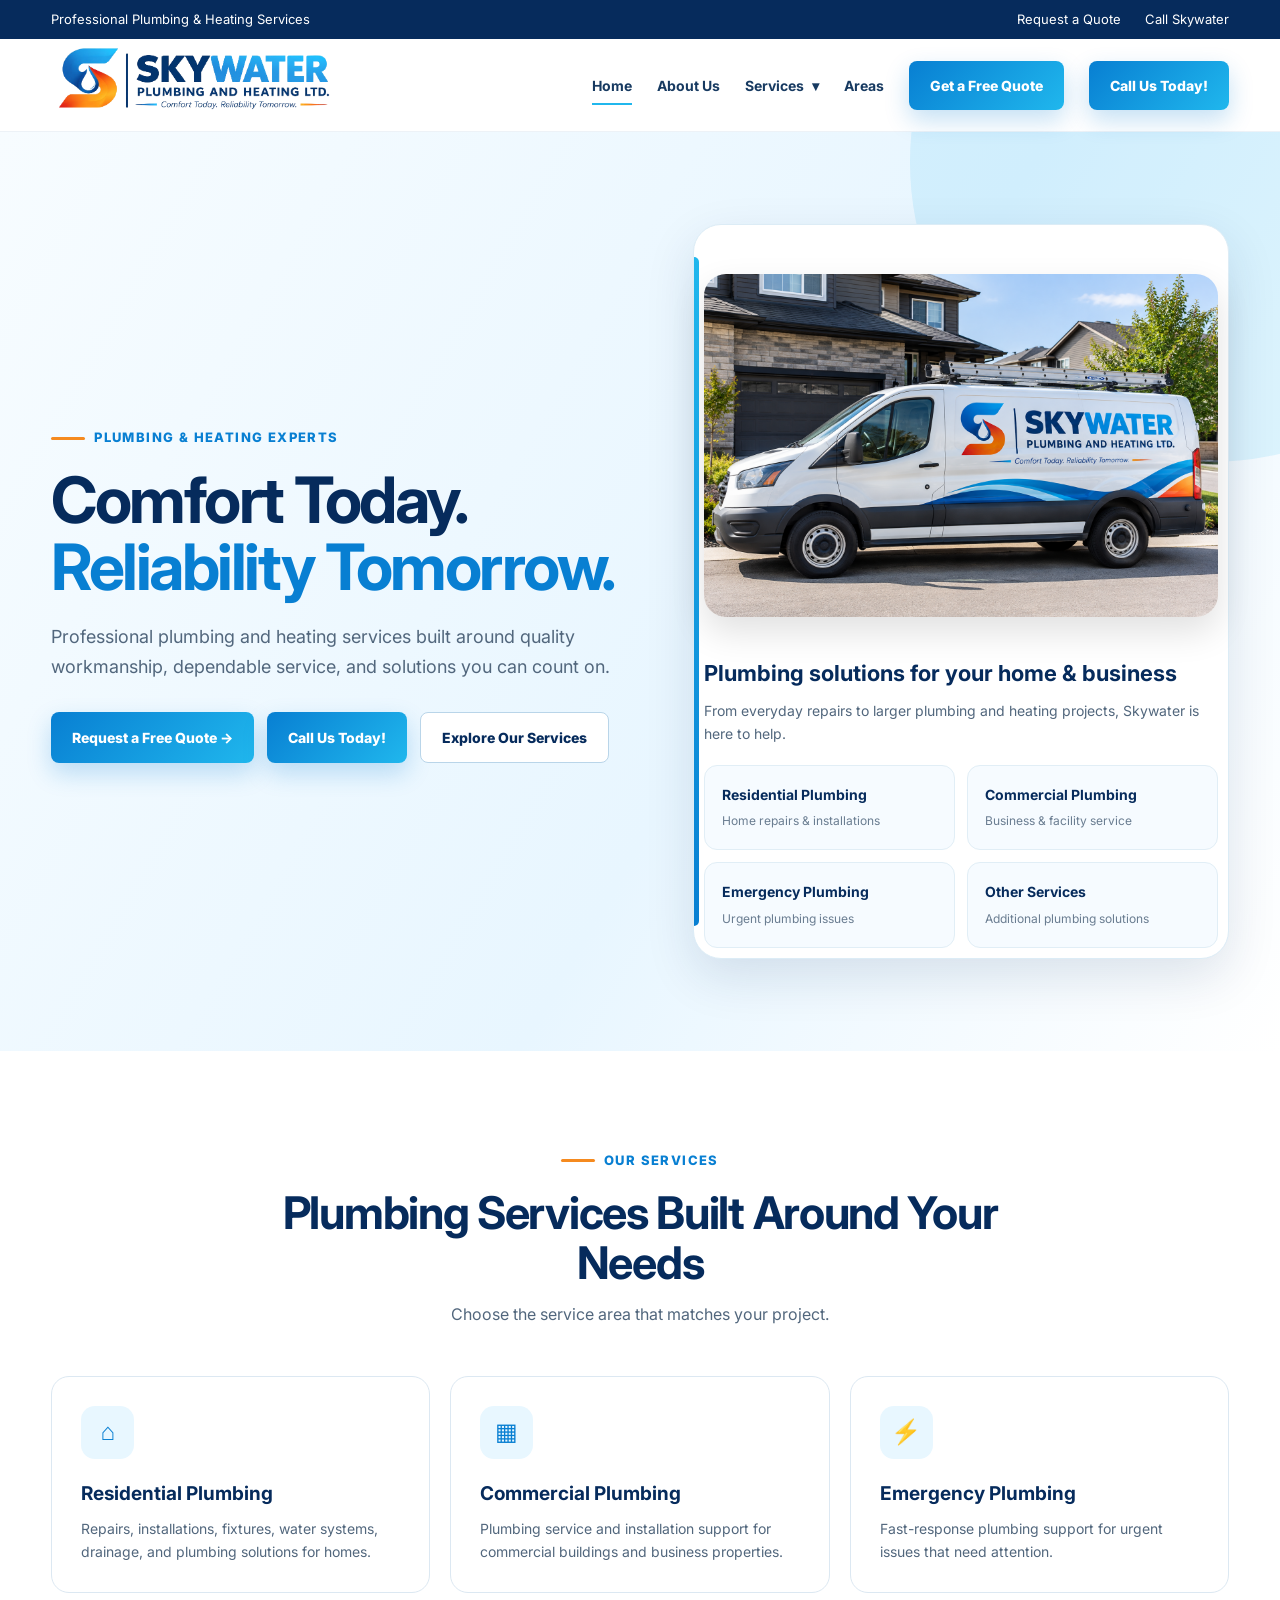
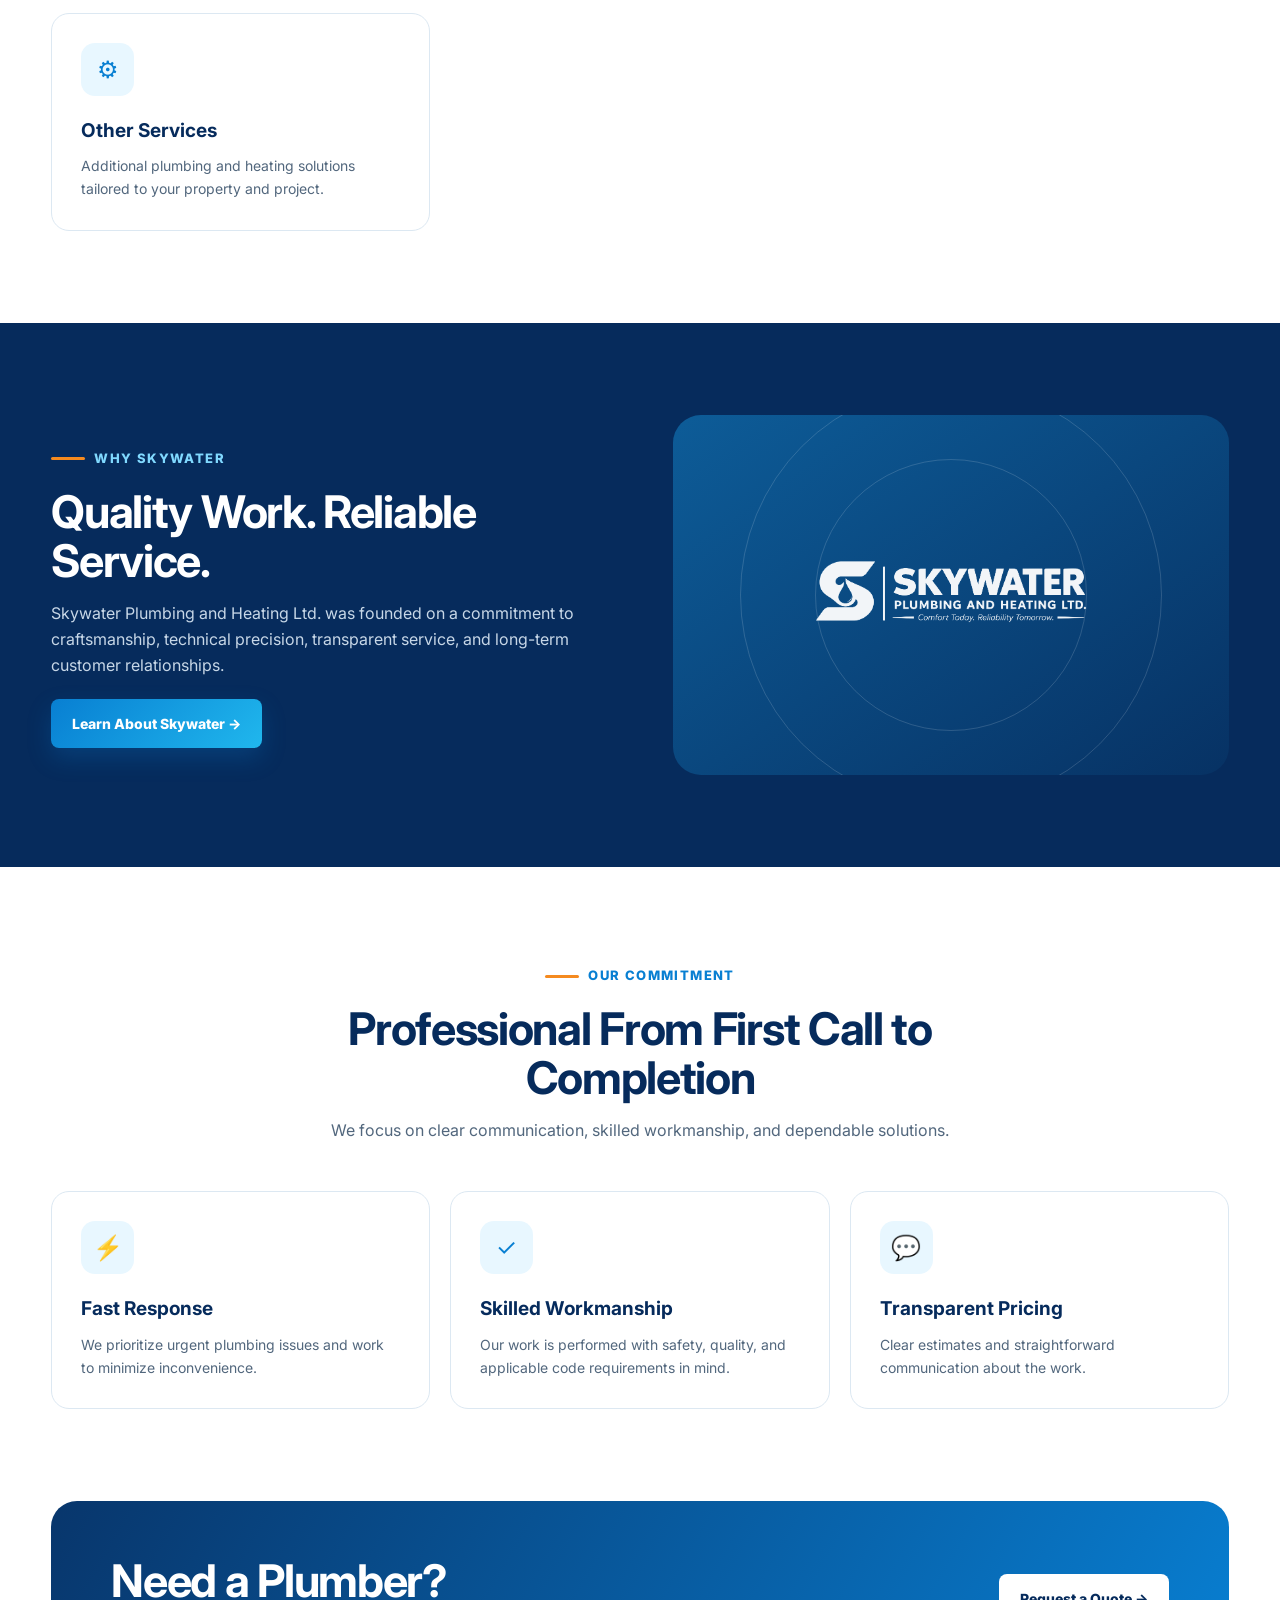
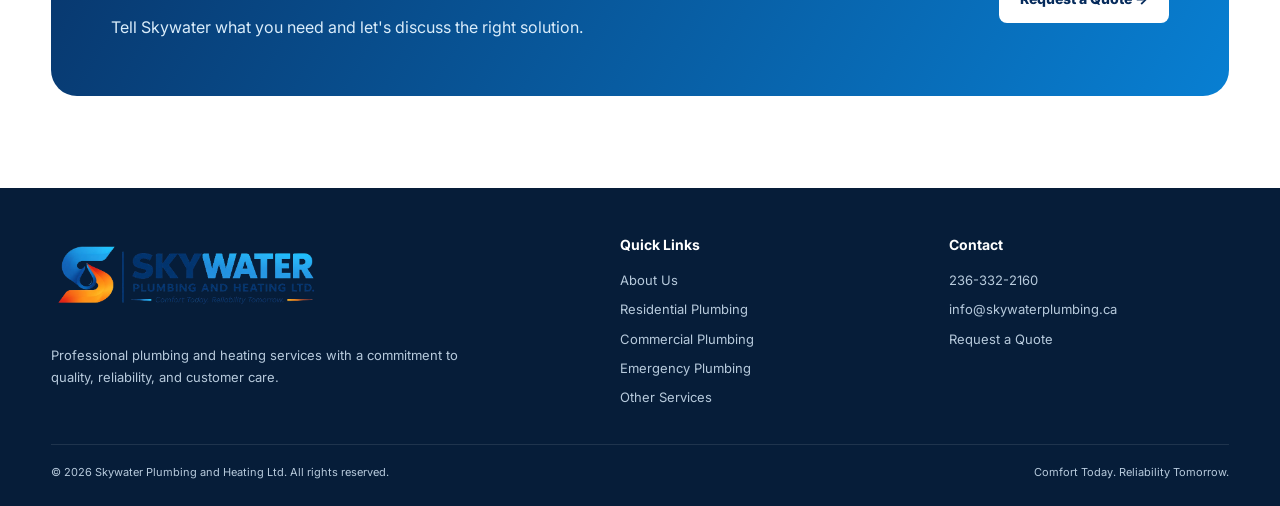
<file: index.html>
<!DOCTYPE html>
<html lang="en">

<head>
<meta charset="UTF-8">
<meta name="viewport" content="width=device-width, initial-scale=1.0">

<meta name="description"
content="Skywater Plumbing and Heating Ltd. — Comfort Today. Reliability Tomorrow.">
<link rel="icon" type="image/png" href="skywater-logo.png">
<title>Home | Skywater Plumbing and Heating Ltd.</title>

<link rel="preconnect" href="https://fonts.googleapis.com">
<link rel="preconnect" href="https://fonts.gstatic.com" crossorigin>

<link href="https://fonts.googleapis.com/css2?family=Inter:wght@400;500;600;700;800&display=swap"
rel="stylesheet">

<link rel="stylesheet" href="styles.css">


<!-- SERVICES DROPDOWN CSS -->
<style>

.hero-image { width: 100%;
			min-height: 420px; 
			display: flex; 
			align-items: center; 
			justify-content: center; }
			
			
.hero-image img { width: 100%; 
				height: auto;
				 object-fit: contain;
				display: block; 
				border-radius: 22px; 
				box-shadow: 0 15px 35px rgba(0, 0, 0, 0.12); }

/* =====================================
   SERVICES DROPDOWN
===================================== */

.services-dropdown {
    position: relative;
    display: inline-block;
}


/* Services button */

.services-dropdown-btn {
    border: none;
    background: transparent;
    color: inherit;

    font-family: inherit;
    font-size: inherit;
    font-weight: inherit;

    cursor: pointer;

    padding: 0;
}


/* Arrow */

.services-arrow {
    display: inline-block;

    margin-left: 5px;

    transition: transform 0.2s ease;
}


/* Rotate arrow when dropdown is open */

.services-dropdown.open .services-arrow {
    transform: rotate(180deg);
}


/* Dropdown box */

.services-dropdown-menu {

    display: none;

    position: absolute;

    top: calc(100% + 15px);
    left: 0;

    min-width: 230px;

    background: #ffffff;

    border-radius: 8px;

    box-shadow:
        0 12px 30px rgba(0, 0, 0, 0.15);

    overflow: hidden;

    z-index: 9999;
}


/* Show dropdown */

.services-dropdown-menu.show {
    display: block;
}


/* Dropdown links */

.services-dropdown-menu a {

    display: block;

    padding: 14px 18px;

    color: #222222;

    background: #ffffff;

    text-decoration: none;

    font-size: 15px;

    font-weight: 500;

    transition: all 0.2s ease;
}


/* Hover */

.services-dropdown-menu a:hover {

    background: #f1f7fa;

    color: #0077b6;
}


/* =====================================
   MOBILE
===================================== */

@media (max-width: 900px) {

    .services-dropdown {
        width: 100%;
    }


    .services-dropdown-btn {

        width: 100%;

        text-align: left;

        padding: 12px 0;
    }


    .services-dropdown-menu {

        position: static;

        width: 100%;

        margin-top: 5px;

        box-shadow: none;

        border: 1px solid #eeeeee;

        border-radius: 6px;
    }


    .services-dropdown-menu a {

        padding: 12px 15px;
    }

}
/* ===================================== MOBILE VAN PHOTO ===================================== */ @media (max-width: 768px) { .hero-image { min-height: auto; margin-top: 25px; } .hero-image img { height: 300px; } }

</style>

</head>


<body>


<!-- =====================================
     TOP BAR
===================================== -->

<div class="topbar">

    <div class="container">

        <span>
            Professional Plumbing & Heating Services
        </span>


        <div class="topbar-right">

            <a href="contact.html">
                Request a Quote
            </a>

            <a href="tel:2363322160">
                Call Skywater
            </a>

        </div>

    </div>

</div>



<!-- =====================================
     HEADER
===================================== -->

<header>

    <div class="container nav">


        <!-- LOGO -->

        <a href="index.html">

            <img
                class="logo"
                src="skywater-logo.png"
                alt="Skywater Plumbing and Heating Ltd.">

        </a>



        <!-- NAVIGATION -->

        <nav class="navlinks">


            <a class="active" href="index.html">
                Home
            </a>


            <a href="about.html">
                About Us
            </a>



            <!-- =================================
                 SERVICES DROPDOWN
            ================================== -->

            <div class="services-dropdown">


                <button
                    type="button"
                    class="services-dropdown-btn"
                    onclick="toggleServices(event)">

                    Services

                    <span class="services-arrow">
                        ▾
                    </span>

                </button>



                <div class="services-dropdown-menu">


                    <a href="residential.html">
                        Residential Plumbing
                    </a>


                    <a href="commercial.html">
                        Commercial Plumbing
                    </a>


                    <a href="emergency.html">
                        Emergency Plumbing
                    </a>


                    <a href="other-services.html">
                        Other Services
                    </a>


                </div>

            </div>



            <a href="service-areas.html">
                Areas
            </a>



            <a
                class="btn btn-primary"
                href="contact.html">

                Get a Free Quote

            </a>
<a
			class="btn btn-primary"
			href="tel:2363322160">
			Call Us Today!
			</a>

        </nav>



        <!-- MOBILE MENU -->

        <button
            class="mobile-btn"
            onclick="toggleMenu()">

            ☰

        </button>


    </div>

</header>



<!-- =====================================
     MAIN
===================================== -->

<main>


<!-- =====================================
     HERO
===================================== -->

<section class="hero">

    <div class="container hero-grid">


        <div>


            <div class="eyebrow">
                Plumbing & Heating Experts
            </div>


            <h1>

                Comfort Today.<br>

                <span>
                    Reliability Tomorrow.
                </span>

            </h1>


            <p>
                Professional plumbing and heating services built
                around quality workmanship, dependable service,
                and solutions you can count on.
            </p>



            <div class="hero-actions">


                <a
                    class="btn btn-primary"
                    href="contact.html">

                    Request a Free Quote →

                </a>

<a
			class="btn btn-primary"
			href="tel:2363322160">
			Call Us Today!
			</a>

                <a
                    class="btn btn-outline"
                    href="residential.html">

                    Explore Our Services

                </a>



            </div>


        </div>



        <div class="hero-card">

<div class="hero-image">

    <img
        src="Van.png"
        alt="Skywater Plumbing and Heating Ltd. service van">

</div>



            <h3>
                Plumbing solutions for your home & business
            </h3>


            <p>
                From everyday repairs to larger plumbing and
                heating projects, Skywater is here to help.
            </p>



            <div class="service-mini">


                <div class="mini">

                    <strong>
                        Residential Plumbing
                    </strong>

                    <span>
                        Home repairs & installations
                    </span>

                </div>



                <div class="mini">

                    <strong>
                        Commercial Plumbing
                    </strong>

                    <span>
                        Business & facility service
                    </span>

                </div>



                <div class="mini">

                    <strong>
                        Emergency Plumbing
                    </strong>

                    <span>
                        Urgent plumbing issues
                    </span>

                </div>



                <div class="mini">

                    <strong>
                        Other Services
                    </strong>

                    <span>
                        Additional plumbing solutions
                    </span>

                </div>


            </div>

        </div>


    </div>

</section>



<!-- =====================================
     SERVICES
===================================== -->

<section>

    <div class="container">


        <div class="section-head">

            <div class="eyebrow">
                Our Services
            </div>


            <h2>
                Plumbing Services Built Around Your Needs
            </h2>


            <p>
                Choose the service area that matches your project.
            </p>

        </div>



        <div class="grid3">


            <a
                class="card"
                href="residential.html">

                <div class="icon">
                    ⌂
                </div>

                <h3>
                    Residential Plumbing
                </h3>

                <p>
                    Repairs, installations, fixtures, water systems,
                    drainage, and plumbing solutions for homes.
                </p>

            </a>



            <a
                class="card"
                href="commercial.html">

                <div class="icon">
                    ▦
                </div>

                <h3>
                    Commercial Plumbing
                </h3>

                <p>
                    Plumbing service and installation support for
                    commercial buildings and business properties.
                </p>

            </a>



            <a
                class="card"
                href="emergency.html">

                <div class="icon">
                    ⚡
                </div>

                <h3>
                    Emergency Plumbing
                </h3>

                <p>
                    Fast-response plumbing support for urgent issues
                    that need attention.
                </p>

            </a>



            <a
                class="card"
                href="other-services.html">

                <div class="icon">
                    ⚙
                </div>

                <h3>
                    Other Services
                </h3>

                <p>
                    Additional plumbing and heating solutions tailored
                    to your property and project.
                </p>

            </a>


        </div>

    </div>

</section>



<!-- =====================================
     ABOUT BAND
===================================== -->

<section class="about-band">

    <div class="container about-grid">


        <div>


            <div class="eyebrow">
                Why Skywater
            </div>


            <h2>
                Quality Work. Reliable Service.
            </h2>


            <p>
                Skywater Plumbing and Heating Ltd. was founded
                on a commitment to craftsmanship, technical
                precision, transparent service, and long-term
                customer relationships.
            </p>


            <a
                class="btn btn-primary"
                href="about.html">

                Learn About Skywater →

            </a>


        </div>



        <div class="about-art">

            <img
                class="about-logo"
                src="skywater-logo.png"
                alt="Skywater logo">

        </div>


    </div>

</section>



<!-- =====================================
     COMMITMENT
===================================== -->

<section>

    <div class="container">


        <div class="section-head">


            <div class="eyebrow">
                Our Commitment
            </div>


            <h2>
                Professional From First Call to Completion
            </h2>


            <p>
                We focus on clear communication, skilled workmanship,
                and dependable solutions.
            </p>


        </div>



        <div class="grid3">


            <div class="card">

                <div class="icon">
                    ⚡
                </div>

                <h3>
                    Fast Response
                </h3>

                <p>
                    We prioritize urgent plumbing issues and work
                    to minimize inconvenience.
                </p>

            </div>



            <div class="card">

                <div class="icon">
                    ✓
                </div>

                <h3>
                    Skilled Workmanship
                </h3>

                <p>
                    Our work is performed with safety, quality,
                    and applicable code requirements in mind.
                </p>

            </div>



            <div class="card">

                <div class="icon">
                    💬
                </div>

                <h3>
                    Transparent Pricing
                </h3>

                <p>
                    Clear estimates and straightforward communication
                    about the work.
                </p>

            </div>


        </div>

    </div>

</section>



<!-- =====================================
     CTA
===================================== -->

<section class="cta">

    <div class="container">


        <div class="cta-box">


            <div>

                <h2>
                    Need a Plumber?
                </h2>

                <p>
                    Tell Skywater what you need and let's discuss
                    the right solution.
                </p>

            </div>


            <a
                class="btn"
                href="contact.html">

                Request a Quote →

            </a>


        </div>

    </div>

</section>


</main>



<!-- =====================================
     FOOTER
===================================== -->

<footer>

    <div class="container">


        <div class="footer-grid">


            <div>


                <img
                    class="footer-logo"
                    src="skywater-logo.png"
                    alt="Skywater Plumbing and Heating Ltd.">


                <p>
                    Professional plumbing and heating services with
                    a commitment to quality, reliability, and customer care.
                </p>


            </div>



            <div>


                <h4>
                    Quick Links
                </h4>


                <div class="footer-links">


                    <a href="about.html">
                        About Us
                    </a>


                    <a href="residential.html">
                        Residential Plumbing
                    </a>


                    <a href="commercial.html">
                        Commercial Plumbing
                    </a>


                    <a href="emergency.html">
                        Emergency Plumbing
                    </a>


                    <a href="other-services.html">
                        Other Services
                    </a>


                </div>

            </div>



            <div>


                <h4>
                    Contact
                </h4>


                <div class="footer-links">


                    <a href="tel:2363322160">
                        236-332-2160
                    </a>


                    <a href="mailto:info@skywaterplumbing.ca">
                        info@skywaterplumbing.ca
                    </a>


                    <a href="contact.html">
                        Request a Quote
                    </a>


                </div>

            </div>


        </div>



        <div class="copyright">


            <span>

                ©
                <span id="year"></span>

                Skywater Plumbing and Heating Ltd.
                All rights reserved.

            </span>


            <span>
                Comfort Today. Reliability Tomorrow.
            </span>


        </div>


    </div>

</footer>



<!-- =====================================
     JAVASCRIPT
===================================== -->

<script>


/* =====================================
   COPYRIGHT YEAR
===================================== */

document.getElementById("year").textContent =
    new Date().getFullYear();



/* =====================================
   SERVICES DROPDOWN
===================================== */

function toggleServices(event) {

    event.stopPropagation();


    const dropdown =
        document.querySelector(".services-dropdown");


    const menu =
        document.querySelector(".services-dropdown-menu");


    dropdown.classList.toggle("open");

    menu.classList.toggle("show");

}



/* =====================================
   CLOSE DROPDOWN WHEN CLICKING OUTSIDE
===================================== */

document.addEventListener("click", function(event) {


    const dropdown =
        document.querySelector(".services-dropdown");


    const menu =
        document.querySelector(".services-dropdown-menu");


    if (!dropdown.contains(event.target)) {

        dropdown.classList.remove("open");

        menu.classList.remove("show");

    }

});



/* =====================================
   MOBILE MENU
===================================== */

function toggleMenu() {


    const nav =
        document.querySelector(".navlinks");


    nav.style.display =
        nav.style.display === "flex"
            ? "none"
            : "flex";


    if (nav.style.display === "flex") {


        nav.style.position = "absolute";

        nav.style.top = "76px";

        nav.style.left = "4%";

        nav.style.right = "4%";

        nav.style.background = "#fff";

        nav.style.padding = "20px";

        nav.style.flexDirection = "column";

        nav.style.alignItems = "stretch";

        nav.style.boxShadow =
            "0 15px 35px rgba(0,0,0,.12)";

    }

}

</script>


</body>
</html>
</file>
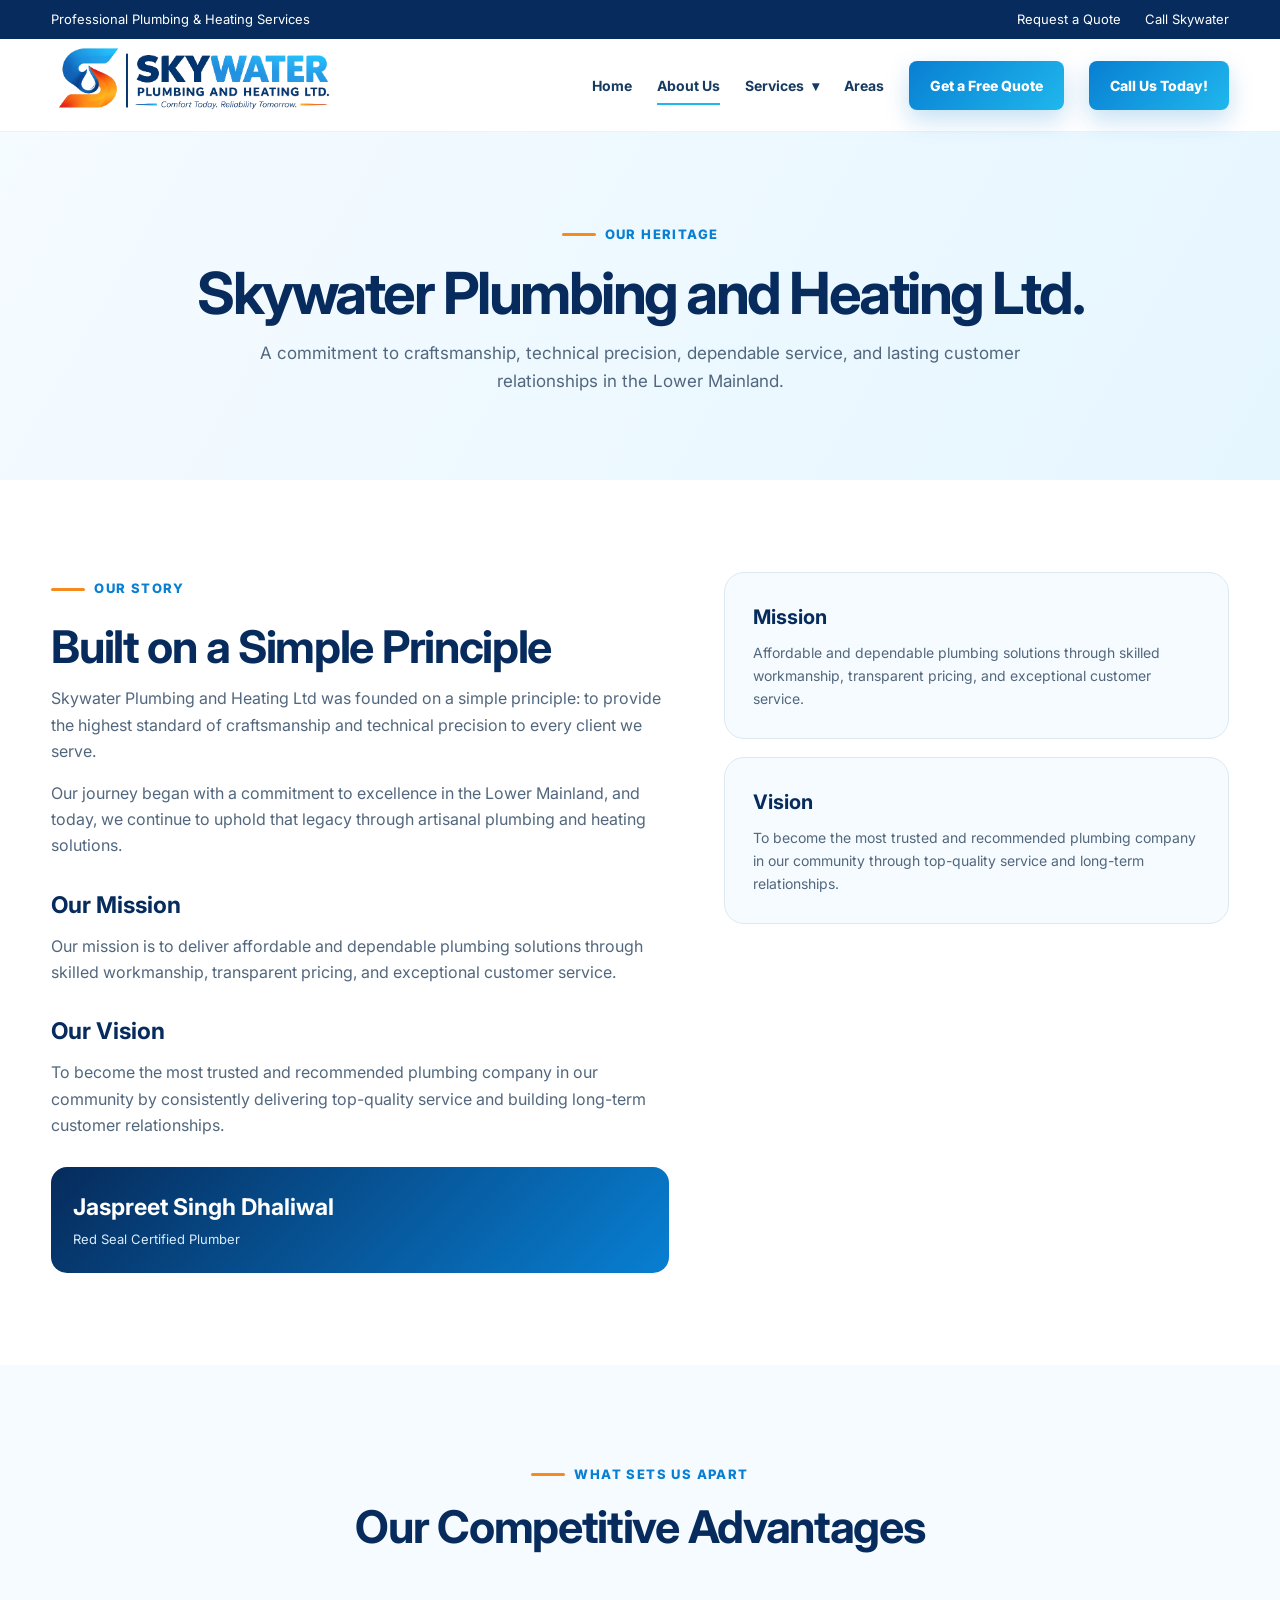
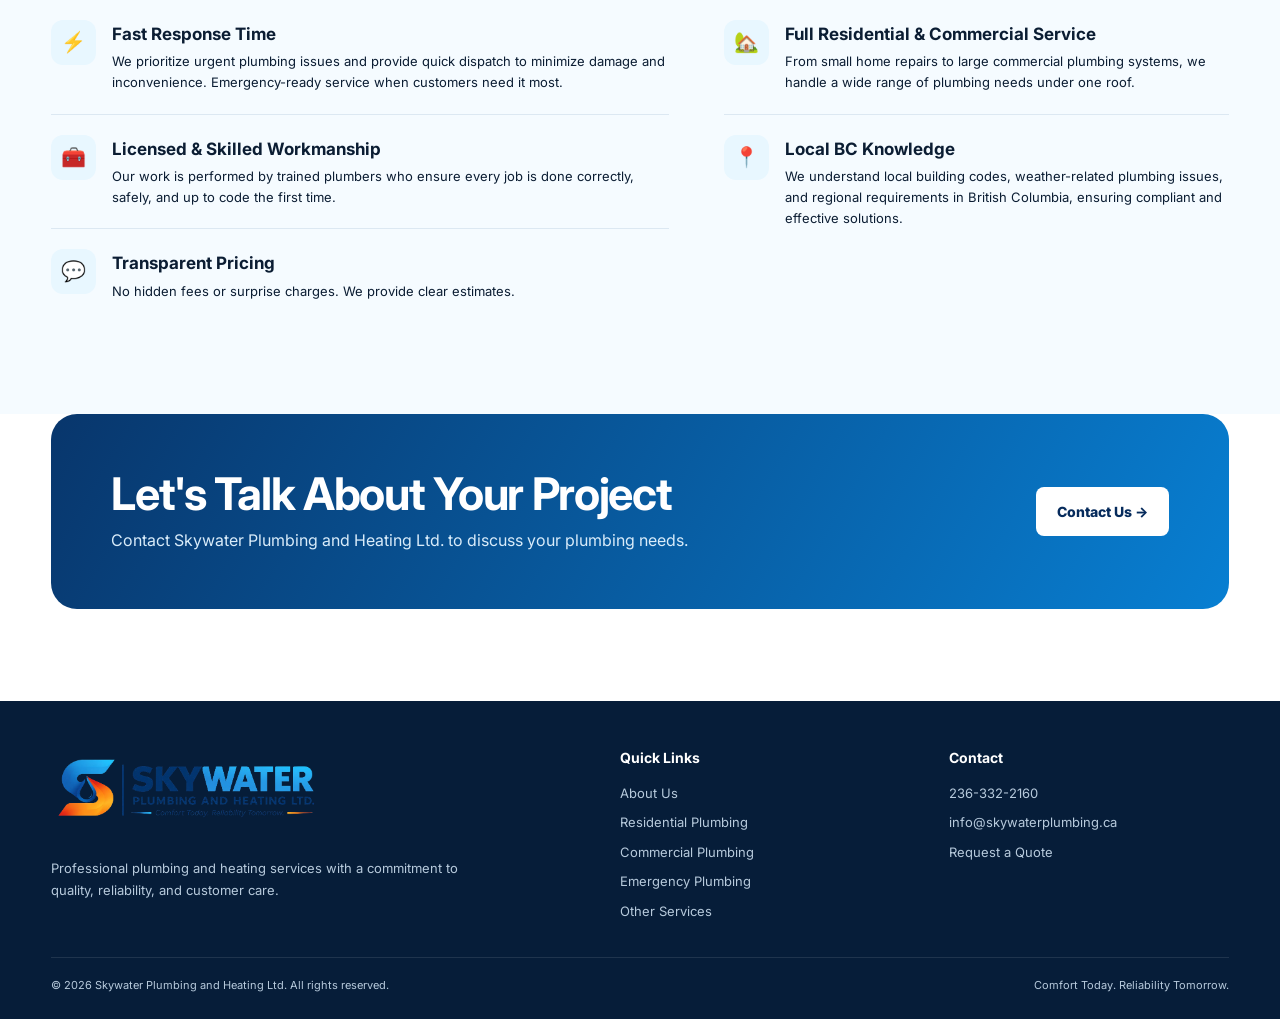
<file: about.html>
<!DOCTYPE html>
<html lang="en">

<head>
    <meta charset="UTF-8">
    <meta name="viewport" content="width=device-width, initial-scale=1.0">

    <meta name="description"
        content="Skywater Plumbing and Heating Ltd. — Comfort Today. Reliability Tomorrow.">
<link rel="icon" type="image/png" href="skywater-logo.png">
    <title>About Us | Skywater Plumbing and Heating Ltd.</title>

    <link rel="preconnect" href="https://fonts.googleapis.com">
    <link rel="preconnect" href="https://fonts.gstatic.com" crossorigin>

    <link href="https://fonts.googleapis.com/css2?family=Inter:wght@400;500;600;700;800&display=swap"
        rel="stylesheet">

    <link rel="stylesheet" href="styles.css">


    <!-- SERVICES DROPDOWN CSS -->
    <style>

        /* Services dropdown container */
        .services-dropdown {
            position: relative;
            display: inline-block;
        }


        /* Services button */
        .services-dropdown-btn {
            border: none;
            background: transparent;
            color: inherit;
            font-family: inherit;
            font-size: inherit;
            font-weight: inherit;
            cursor: pointer;
            padding: 0;
        }


        /* Dropdown arrow */
        .services-arrow {
            display: inline-block;
            margin-left: 5px;
            transition: transform 0.2s ease;
        }


        /* Rotate arrow when open */
        .services-dropdown.open .services-arrow {
            transform: rotate(180deg);
        }


        /* Dropdown menu */
        .services-dropdown-menu {
            display: none;
            position: absolute;
            top: calc(100% + 15px);
            left: 0;

            min-width: 230px;

            background: #ffffff;

            border-radius: 8px;

            box-shadow: 0 12px 30px rgba(0, 0, 0, 0.15);

            overflow: hidden;

            z-index: 9999;
        }


        /* Show dropdown */
        .services-dropdown-menu.show {
            display: block;
        }


        /* Dropdown links */
        .services-dropdown-menu a {
            display: block;

            padding: 14px 18px;

            color: #222222;

            text-decoration: none;

            font-size: 15px;

            font-weight: 500;

            background: #ffffff;

            transition: all 0.2s ease;
        }


        /* Hover */
        .services-dropdown-menu a:hover {
            background: #f1f7fa;
            color: #0077b6;
        }


        /* Mobile dropdown */
        @media (max-width: 900px) {

            .services-dropdown {
                width: 100%;
            }

            .services-dropdown-btn {
                width: 100%;
                text-align: left;
                padding: 12px 0;
            }

            .services-dropdown-menu {
                position: static;

                width: 100%;

                margin-top: 5px;

                box-shadow: none;

                border: 1px solid #eeeeee;

                border-radius: 6px;
            }

            .services-dropdown-menu a {
                padding: 12px 15px;
            }

        }

    </style>

</head>


<body>


<!-- TOP BAR -->

<div class="topbar">

    <div class="container">

        <span>
            Professional Plumbing & Heating Services
        </span>

        <div class="topbar-right">

            <a href="contact.html">
                Request a Quote
            </a>

            <a href="tel:2363322160">
                Call Skywater
            </a>

        </div>

    </div>

</div>



<!-- HEADER -->

<header>

    <div class="container nav">


        <!-- LOGO -->

        <a href="index.html">

            <img
                class="logo"
                src="skywater-logo.png"
                alt="Skywater Plumbing and Heating Ltd.">

        </a>



        <!-- NAVIGATION -->

        <nav class="navlinks">


            <a href="index.html">
                Home
            </a>


            <a class="active" href="about.html">
                About Us
            </a>



            <!-- SERVICES DROPDOWN -->

            <div class="services-dropdown">


                <button
                    type="button"
                    class="services-dropdown-btn"
                    onclick="toggleServices(event)">

                    Services

                    <span class="services-arrow">
                        ▾
                    </span>

                </button>



                <div class="services-dropdown-menu">


                    <a href="residential.html">
                        Residential Plumbing
                    </a>


                    <a href="commercial.html">
                        Commercial Plumbing
                    </a>


                    <a href="emergency.html">
                        Emergency Plumbing
                    </a>


                    <a href="other-services.html">
                        Other Services
                    </a>


                </div>

            </div>



            <a href="service-areas.html">
                Areas
            </a>



            <a
                class="btn btn-primary"
                href="contact.html">

                Get a Free Quote

            </a>
<a
			class="btn btn-primary"
			href="tel:2363322160">
			Call Us Today!
			</a>

        </nav>



        <!-- MOBILE MENU BUTTON -->

        <button
            class="mobile-btn"
            onclick="toggleMenu()">

            ☰

        </button>


    </div>

</header>



<!-- MAIN -->

<main>


    <!-- HERO -->

    <section class="page-hero">

        <div class="container">


            <div class="eyebrow">
                Our Heritage
            </div>


            <h1>
                Skywater Plumbing and Heating Ltd.
            </h1>


            <p>
                A commitment to craftsmanship, technical precision,
                dependable service, and lasting customer relationships
                in the Lower Mainland.
            </p>


        </div>

    </section>



    <!-- OUR STORY -->

    <section>

        <div class="container content-grid">


            <div class="content">


                <div class="eyebrow">
                    Our Story
                </div>


                <h2>
                    Built on a Simple Principle
                </h2>


                <p>
                    Skywater Plumbing and Heating Ltd was founded on
                    a simple principle: to provide the highest standard
                    of craftsmanship and technical precision to every
                    client we serve.
                </p>


                <p>
                    Our journey began with a commitment to excellence
                    in the Lower Mainland, and today, we continue to
                    uphold that legacy through artisanal plumbing and
                    heating solutions.
                </p>


                <h3>
                    Our Mission
                </h3>


                <p>
                    Our mission is to deliver affordable and dependable
                    plumbing solutions through skilled workmanship,
                    transparent pricing, and exceptional customer service.
                </p>


                <h3>
                    Our Vision
                </h3>


                <p>
                    To become the most trusted and recommended plumbing
                    company in our community by consistently delivering
                    top-quality service and building long-term customer
                    relationships.
                </p>


                <div class="person">

                    <h3>
                        Jaspreet Singh Dhaliwal
                    </h3>

                    <p>
                        Red Seal Certified Plumber
                    </p>

                </div>


            </div>



            <div>


                <div class="mission-card">

                    <h3>
                        Mission
                    </h3>

                    <p>
                        Affordable and dependable plumbing solutions
                        through skilled workmanship, transparent pricing,
                        and exceptional customer service.
                    </p>

                </div>


                <div class="mission-card">

                    <h3>
                        Vision
                    </h3>

                    <p>
                        To become the most trusted and recommended
                        plumbing company in our community through
                        top-quality service and long-term relationships.
                    </p>

                </div>


            </div>


        </div>

    </section>



    <!-- ADVANTAGES -->

    <section style="background:#f5fbff">

        <div class="container">


            <div class="section-head">

                <div class="eyebrow">
                    What Sets Us Apart
                </div>

                <h2>
                    Our Competitive Advantages
                </h2>

            </div>



            <div class="content-grid">


                <div>


                    <div class="advantage">

                        <div class="adv-icon">
                            ⚡
                        </div>

                        <div>

                            <h3>
                                Fast Response Time
                            </h3>

                            <p>
                                We prioritize urgent plumbing issues
                                and provide quick dispatch to minimize
                                damage and inconvenience. Emergency-ready
                                service when customers need it most.
                            </p>

                        </div>

                    </div>



                    <div class="advantage">

                        <div class="adv-icon">
                            🧰
                        </div>

                        <div>

                            <h3>
                                Licensed & Skilled Workmanship
                            </h3>

                            <p>
                                Our work is performed by trained plumbers
                                who ensure every job is done correctly,
                                safely, and up to code the first time.
                            </p>

                        </div>

                    </div>



                    <div class="advantage">

                        <div class="adv-icon">
                            💬
                        </div>

                        <div>

                            <h3>
                                Transparent Pricing
                            </h3>

                            <p>
                                No hidden fees or surprise charges.
                                We provide clear estimates.
                            </p>

                        </div>

                    </div>


                </div>



                <div>


                    <div class="advantage">

                        <div class="adv-icon">
                            🏡
                        </div>

                        <div>

                            <h3>
                                Full Residential & Commercial Service
                            </h3>

                            <p>
                                From small home repairs to large
                                commercial plumbing systems, we handle
                                a wide range of plumbing needs under
                                one roof.
                            </p>

                        </div>

                    </div>



                    <div class="advantage">

                        <div class="adv-icon">
                            📍
                        </div>

                        <div>

                            <h3>
                                Local BC Knowledge
                            </h3>

                            <p>
                                We understand local building codes,
                                weather-related plumbing issues, and
                                regional requirements in British Columbia,
                                ensuring compliant and effective solutions.
                            </p>

                        </div>

                    </div>


                </div>


            </div>

        </div>

    </section>



    <!-- CTA -->

    <section class="cta">

        <div class="container">


            <div class="cta-box">


                <div>

                    <h2>
                        Let's Talk About Your Project
                    </h2>

                    <p>
                        Contact Skywater Plumbing and Heating Ltd.
                        to discuss your plumbing needs.
                    </p>

                </div>


                <a
                    class="btn"
                    href="contact.html">

                    Contact Us →

                </a>


            </div>

        </div>

    </section>


</main>



<!-- FOOTER -->

<footer>

    <div class="container">


        <div class="footer-grid">


            <div>


                <img
                    class="footer-logo"
                    src="skywater-logo.png"
                    alt="Skywater Plumbing and Heating Ltd.">


                <p>
                    Professional plumbing and heating services with
                    a commitment to quality, reliability, and customer care.
                </p>


            </div>



            <div>


                <h4>
                    Quick Links
                </h4>


                <div class="footer-links">


                    <a href="about.html">
                        About Us
                    </a>


                    <a href="residential.html">
                        Residential Plumbing
                    </a>


                    <a href="commercial.html">
                        Commercial Plumbing
                    </a>


                    <a href="emergency.html">
                        Emergency Plumbing
                    </a>


                    <a href="other-services.html">
                        Other Services
                    </a>


                </div>

            </div>



            <div>


                <h4>
                    Contact
                </h4>


                <div class="footer-links">


                    <a href="tel:2363322160">
                        236-332-2160
                    </a>


                    <a href="mailto:info@skywaterplumbing.ca">
                        info@skywaterplumbing.ca
                    </a>


                    <a href="contact.html">
                        Request a Quote
                    </a>


                </div>

            </div>


        </div>



        <div class="copyright">


            <span>

                ©
                <span id="year"></span>

                Skywater Plumbing and Heating Ltd.
                All rights reserved.

            </span>


            <span>
                Comfort Today. Reliability Tomorrow.
            </span>


        </div>


    </div>

</footer>



<!-- JAVASCRIPT -->

<script>


/* ================================
   COPYRIGHT YEAR
================================ */

document.getElementById("year").textContent =
    new Date().getFullYear();



/* ================================
   SERVICES DROPDOWN
================================ */

function toggleServices(event) {

    event.stopPropagation();

    const dropdown =
        document.querySelector(".services-dropdown");

    const menu =
        document.querySelector(".services-dropdown-menu");


    dropdown.classList.toggle("open");

    menu.classList.toggle("show");

}



/* ================================
   CLOSE SERVICES DROPDOWN
   WHEN CLICKING OUTSIDE
================================ */

document.addEventListener("click", function(event) {

    const dropdown =
        document.querySelector(".services-dropdown");

    const menu =
        document.querySelector(".services-dropdown-menu");


    if (!dropdown.contains(event.target)) {

        dropdown.classList.remove("open");

        menu.classList.remove("show");

    }

});



/* ================================
   MOBILE MENU
================================ */

function toggleMenu() {

    const nav =
        document.querySelector(".navlinks");


    nav.style.display =
        nav.style.display === "flex"
            ? "none"
            : "flex";


    if (nav.style.display === "flex") {

        nav.style.position = "absolute";

        nav.style.top = "76px";

        nav.style.left = "4%";

        nav.style.right = "4%";

        nav.style.background = "#fff";

        nav.style.padding = "20px";

        nav.style.flexDirection = "column";

        nav.style.alignItems = "stretch";

        nav.style.boxShadow =
            "0 15px 35px rgba(0,0,0,.12)";

    }

}

</script>


</body>
</html>
</file>
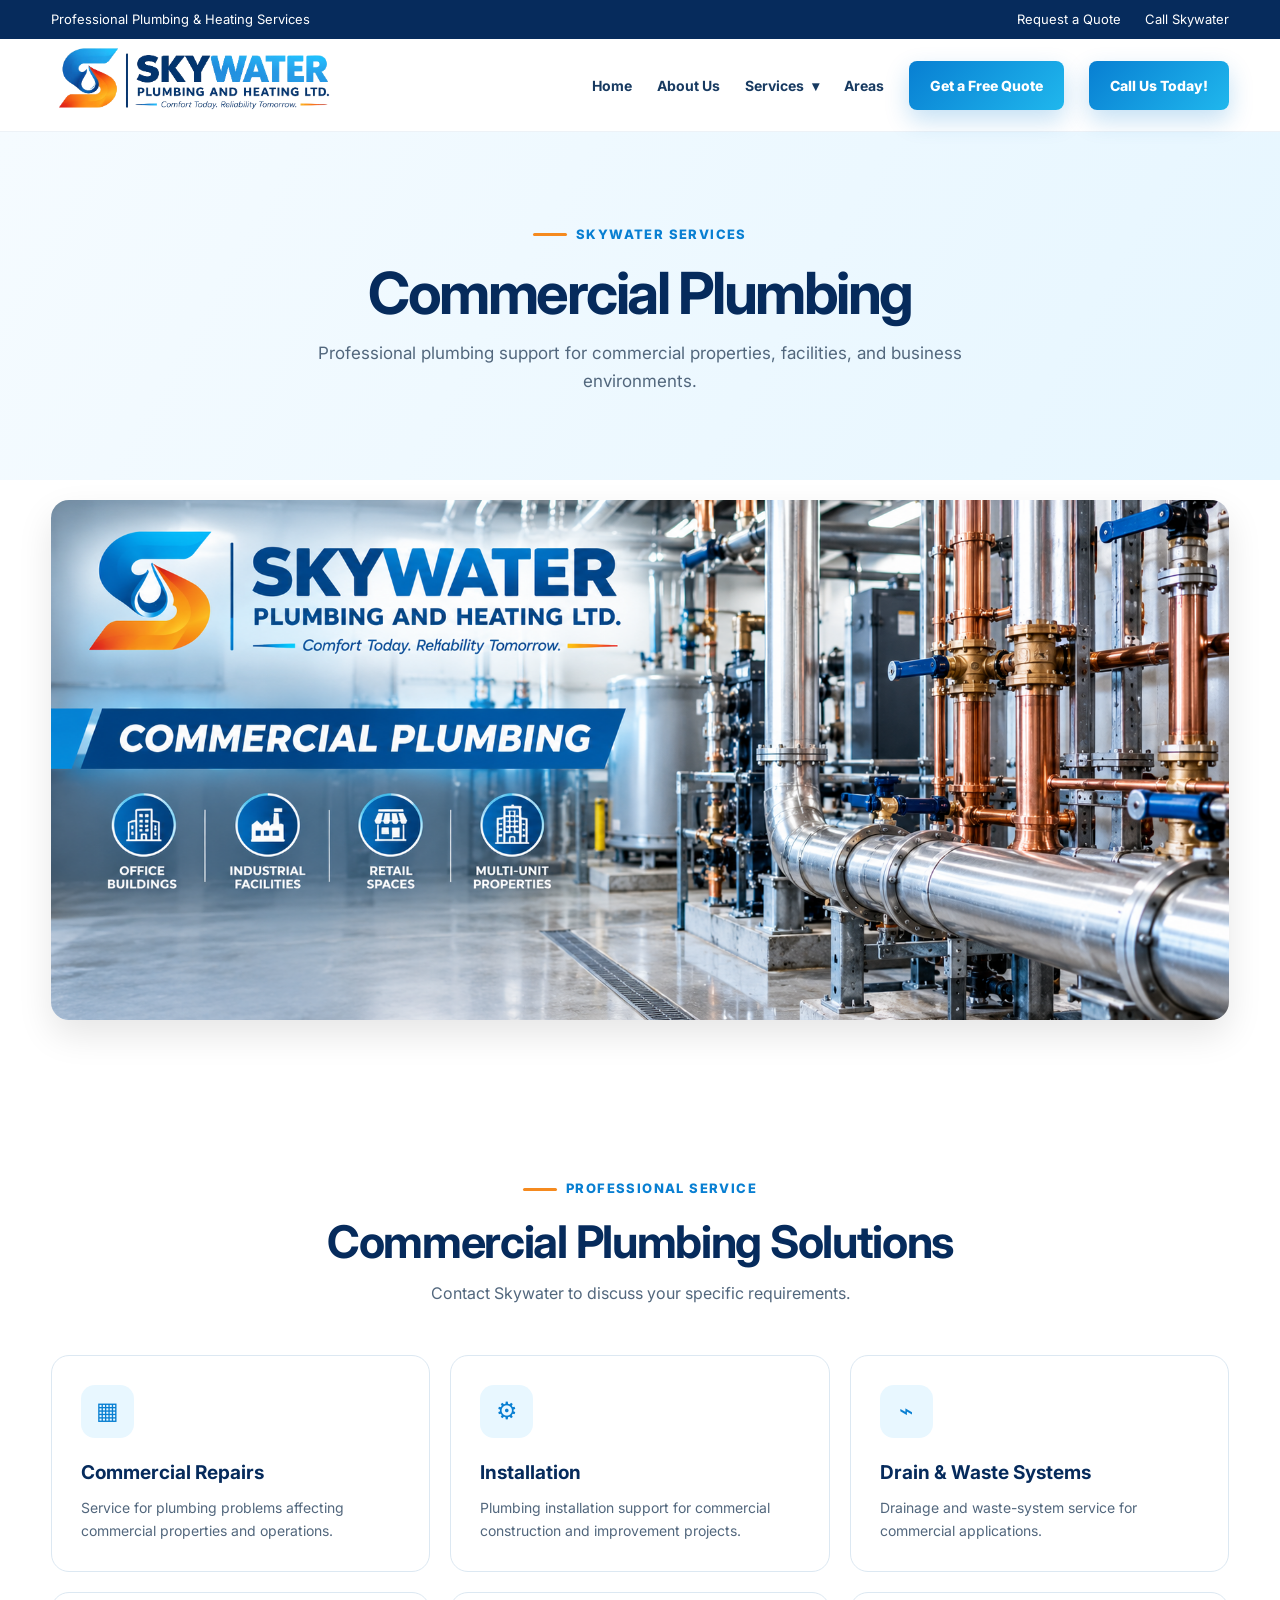
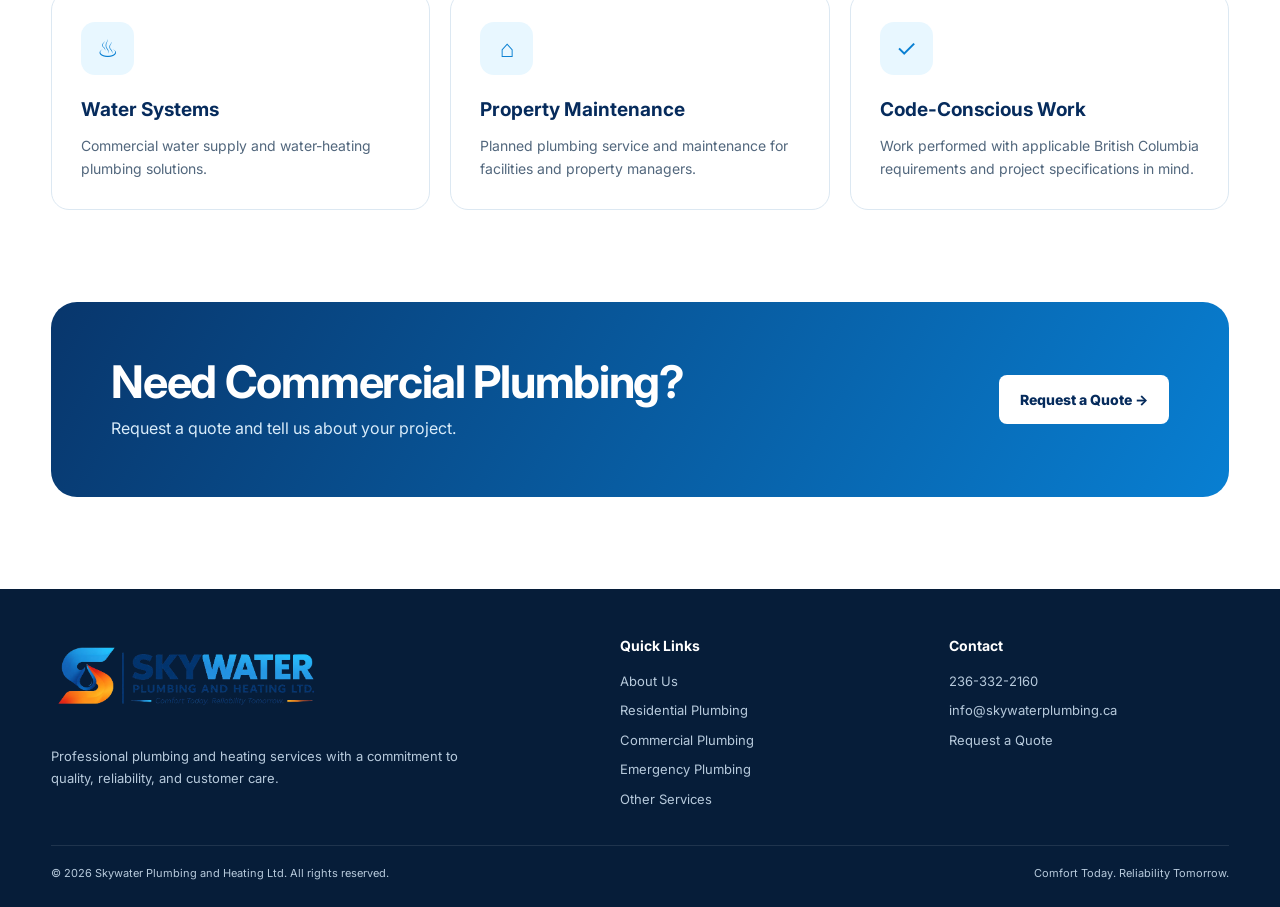
<file: commercial.html>
<!DOCTYPE html>
<html lang="en">

<head>
    <meta charset="UTF-8">
    <meta name="viewport" content="width=device-width, initial-scale=1.0">

    <meta name="description"
        content="Skywater Plumbing and Heating Ltd. — Comfort Today. Reliability Tomorrow.">
<link rel="icon" type="image/png" href="skywater-logo.png">
    <title>Commercial Plumbing | Skywater Plumbing and Heating Ltd.</title>

    <link rel="preconnect" href="https://fonts.googleapis.com">
    <link rel="preconnect" href="https://fonts.gstatic.com" crossorigin>

    <link href="https://fonts.googleapis.com/css2?family=Inter:wght@400;500;600;700;800&display=swap"
        rel="stylesheet">

    <!-- Your existing CSS -->
    <link rel="stylesheet" href="styles.css">

    <!-- Services Dropdown CSS -->
    <style>
        /* ================================
           SERVICES DROPDOWN
        ================================= */

        .services-dropdown {
            position: relative;
            display: inline-block;
        }

        .services-dropdown-btn {
            border: none;
            background: transparent;
            color: inherit;
            font-family: inherit;
            font-size: inherit;
            font-weight: inherit;
            cursor: pointer;
            padding: 0;
        }

        .services-dropdown-menu {
            display: none;
            position: absolute;
            top: calc(100% + 15px);
            left: 0;
            min-width: 230px;
            background: #ffffff;
            border-radius: 8px;
            box-shadow: 0 12px 30px rgba(0, 0, 0, 0.15);
            overflow: hidden;
            z-index: 9999;
        }

        .services-dropdown-menu.show {
            display: block;
        }

        .services-dropdown-menu a {
            display: block;
            padding: 14px 18px;
            color: #222222;
            text-decoration: none;
            font-size: 15px;
            font-weight: 500;
            background: #ffffff;
            transition: all 0.2s ease;
        }

        .services-dropdown-menu a:hover {
            background: #f1f7fa;
            color: #0077b6;
        }

        /* Arrow */
        .services-arrow {
            display: inline-block;
            margin-left: 5px;
            transition: transform 0.2s ease;
        }

        .services-dropdown.open .services-arrow {
            transform: rotate(180deg);
        }

        /* Mobile */
        @media (max-width: 900px) {

            .services-dropdown {
                width: 100%;
            }

            .services-dropdown-btn {
                width: 100%;
                text-align: left;
                padding: 12px 0;
            }

            .services-dropdown-menu {
                position: static;
                width: 100%;
                margin-top: 5px;
                box-shadow: none;
                border: 1px solid #eeeeee;
            }

            .services-dropdown-menu a {
                padding: 12px 15px;
            }
        }
    </style>
</head>


<body>

    <!-- TOP BAR -->
    <div class="topbar">
        <div class="container">

            <span>Professional Plumbing & Heating Services</span>

            <div class="topbar-right">
                <a href="contact.html">Request a Quote</a>
                <a href="tel:2363322160">Call Skywater</a>
            </div>

        </div>
    </div>


    <!-- HEADER -->
    <header>

        <div class="container nav">

            <!-- LOGO -->
            <a href="index.html">
                <img class="logo"
                    src="skywater-logo.png"
                    alt="Skywater Plumbing and Heating Ltd.">
            </a>


            <!-- NAVIGATION -->
            <nav class="navlinks">

                <a href="index.html">Home</a>

                <a href="about.html">About Us</a>


                <!-- =========================
                     SERVICES DROPDOWN
                ========================== -->

                <div class="services-dropdown">

                    <button
                        type="button"
                        class="services-dropdown-btn"
                        onclick="toggleServices(event)">

                        Services

                        <span class="services-arrow">▾</span>

                    </button>


                    <div class="services-dropdown-menu">

                        <a href="residential.html">
                            Residential Plumbing
                        </a>

                        <a href="commercial.html">
                            Commercial Plumbing
                        </a>

                        <a href="emergency.html">
                            Emergency Plumbing
                        </a>

                        <a href="other-services.html">
                            Other Services
                        </a>

                    </div>

                </div>


                <a href="service-areas.html">
                    Areas
                </a>


                <a class="btn btn-primary" href="contact.html">
                    Get a Free Quote
                </a>
<a
			class="btn btn-primary"
			href="tel:2363322160">
			Call Us Today!
			</a>
            </nav>


            <!-- MOBILE MENU BUTTON -->
            <button class="mobile-btn" onclick="toggleMenu()">
                ☰
            </button>

        </div>

    </header>


    <!-- MAIN CONTENT -->
    <main>


        <!-- PAGE HERO -->
        <section class="page-hero">

            <div class="container">

                <div class="eyebrow">
                    Skywater Services
                </div>

                <h1>
                    Commercial Plumbing
                </h1>

                <p>
                    Professional plumbing support for commercial properties,
                    facilities, and business environments.
                </p>

            </div>

        </section>
		
		<section class="work-photo-section">
    <div class="container">

        <img
            class="work-photo"
            src="commercial-plumbing.png"
            alt="Skywater plumber completing residential plumbing work"
        >

    </div>
</section>


        <!-- SERVICES -->
        <section>

            <div class="container">

                <div class="section-head">

                    <div class="eyebrow">
                        Professional Service
                    </div>

                    <h2>
                        Commercial Plumbing Solutions
                    </h2>

                    <p>
                        Contact Skywater to discuss your specific requirements.
                    </p>

                </div>


                <div class="grid3">


                    <div class="card">

                        <div class="icon">▦</div>

                        <h3>
                            Commercial Repairs
                        </h3>

                        <p>
                            Service for plumbing problems affecting commercial
                            properties and operations.
                        </p>

                    </div>


                    <div class="card">

                        <div class="icon">⚙</div>

                        <h3>
                            Installation
                        </h3>

                        <p>
                            Plumbing installation support for commercial
                            construction and improvement projects.
                        </p>

                    </div>


                    <div class="card">

                        <div class="icon">⌁</div>

                        <h3>
                            Drain & Waste Systems
                        </h3>

                        <p>
                            Drainage and waste-system service for commercial
                            applications.
                        </p>

                    </div>


                    <div class="card">

                        <div class="icon">♨</div>

                        <h3>
                            Water Systems
                        </h3>

                        <p>
                            Commercial water supply and water-heating
                            plumbing solutions.
                        </p>

                    </div>


                    <div class="card">

                        <div class="icon">⌂</div>

                        <h3>
                            Property Maintenance
                        </h3>

                        <p>
                            Planned plumbing service and maintenance for
                            facilities and property managers.
                        </p>

                    </div>


                    <div class="card">

                        <div class="icon">✓</div>

                        <h3>
                            Code-Conscious Work
                        </h3>

                        <p>
                            Work performed with applicable British Columbia
                            requirements and project specifications in mind.
                        </p>

                    </div>


                </div>

            </div>

        </section>


        <!-- CTA -->
        <section class="cta">

            <div class="container">

                <div class="cta-box">

                    <div>

                        <h2>
                            Need Commercial Plumbing?
                        </h2>

                        <p>
                            Request a quote and tell us about your project.
                        </p>

                    </div>

                    <a class="btn" href="contact.html">
                        Request a Quote →
                    </a>

                </div>

            </div>

        </section>


    </main>


    <!-- FOOTER -->
    <footer>

        <div class="container">

            <div class="footer-grid">


                <div>

                    <img
                        class="footer-logo"
                        src="skywater-logo.png"
                        alt="Skywater Plumbing and Heating Ltd.">

                    <p>
                        Professional plumbing and heating services with a
                        commitment to quality, reliability, and customer care.
                    </p>

                </div>


                <div>

                    <h4>
                        Quick Links
                    </h4>

                    <div class="footer-links">

                        <a href="about.html">
                            About Us
                        </a>

                        <a href="residential.html">
                            Residential Plumbing
                        </a>

                        <a href="commercial.html">
                            Commercial Plumbing
                        </a>

                        <a href="emergency.html">
                            Emergency Plumbing
                        </a>

                        <a href="other-services.html">
                            Other Services
                        </a>

                    </div>

                </div>


                <div>

                    <h4>
                        Contact
                    </h4>

                    <div class="footer-links">

                        <a href="tel:2363322160">
                            236-332-2160
                        </a>

                        <a href="mailto:info@skywaterplumbing.ca">
                            info@skywaterplumbing.ca
                        </a>

                        <a href="contact.html">
                            Request a Quote
                        </a>

                    </div>

                </div>


            </div>


            <div class="copyright">

                <span>
                    © <span id="year"></span>
                    Skywater Plumbing and Heating Ltd.
                    All rights reserved.
                </span>

                <span>
                    Comfort Today. Reliability Tomorrow.
                </span>

            </div>

        </div>

    </footer>


    <!-- JAVASCRIPT -->
    <script>

        /* =========================
           COPYRIGHT YEAR
        ========================== */

        document.getElementById("year").textContent =
            new Date().getFullYear();


        /* =========================
           SERVICES DROPDOWN
        ========================== */

        function toggleServices(event) {

            event.stopPropagation();

            const dropdown =
                document.querySelector(".services-dropdown");

            const menu =
                document.querySelector(".services-dropdown-menu");

            dropdown.classList.toggle("open");

            menu.classList.toggle("show");
        }


        /* =========================
           CLOSE DROPDOWN
           WHEN CLICKING ELSEWHERE
        ========================== */

        document.addEventListener("click", function(event) {

            const dropdown =
                document.querySelector(".services-dropdown");

            const menu =
                document.querySelector(".services-dropdown-menu");

            if (!dropdown.contains(event.target)) {

                dropdown.classList.remove("open");

                menu.classList.remove("show");

            }

        });


        /* =========================
           MOBILE MENU
        ========================== */

        function toggleMenu() {

            const nav =
                document.querySelector(".navlinks");

            nav.style.display =
                nav.style.display === "flex"
                    ? "none"
                    : "flex";

            if (nav.style.display === "flex") {

                nav.style.position = "absolute";
                nav.style.top = "76px";
                nav.style.left = "4%";
                nav.style.right = "4%";
                nav.style.background = "#fff";
                nav.style.padding = "20px";
                nav.style.flexDirection = "column";
                nav.style.alignItems = "stretch";
                nav.style.boxShadow =
                    "0 15px 35px rgba(0,0,0,.12)";
            }

        }

    </script>

</body>

</html>
</file>
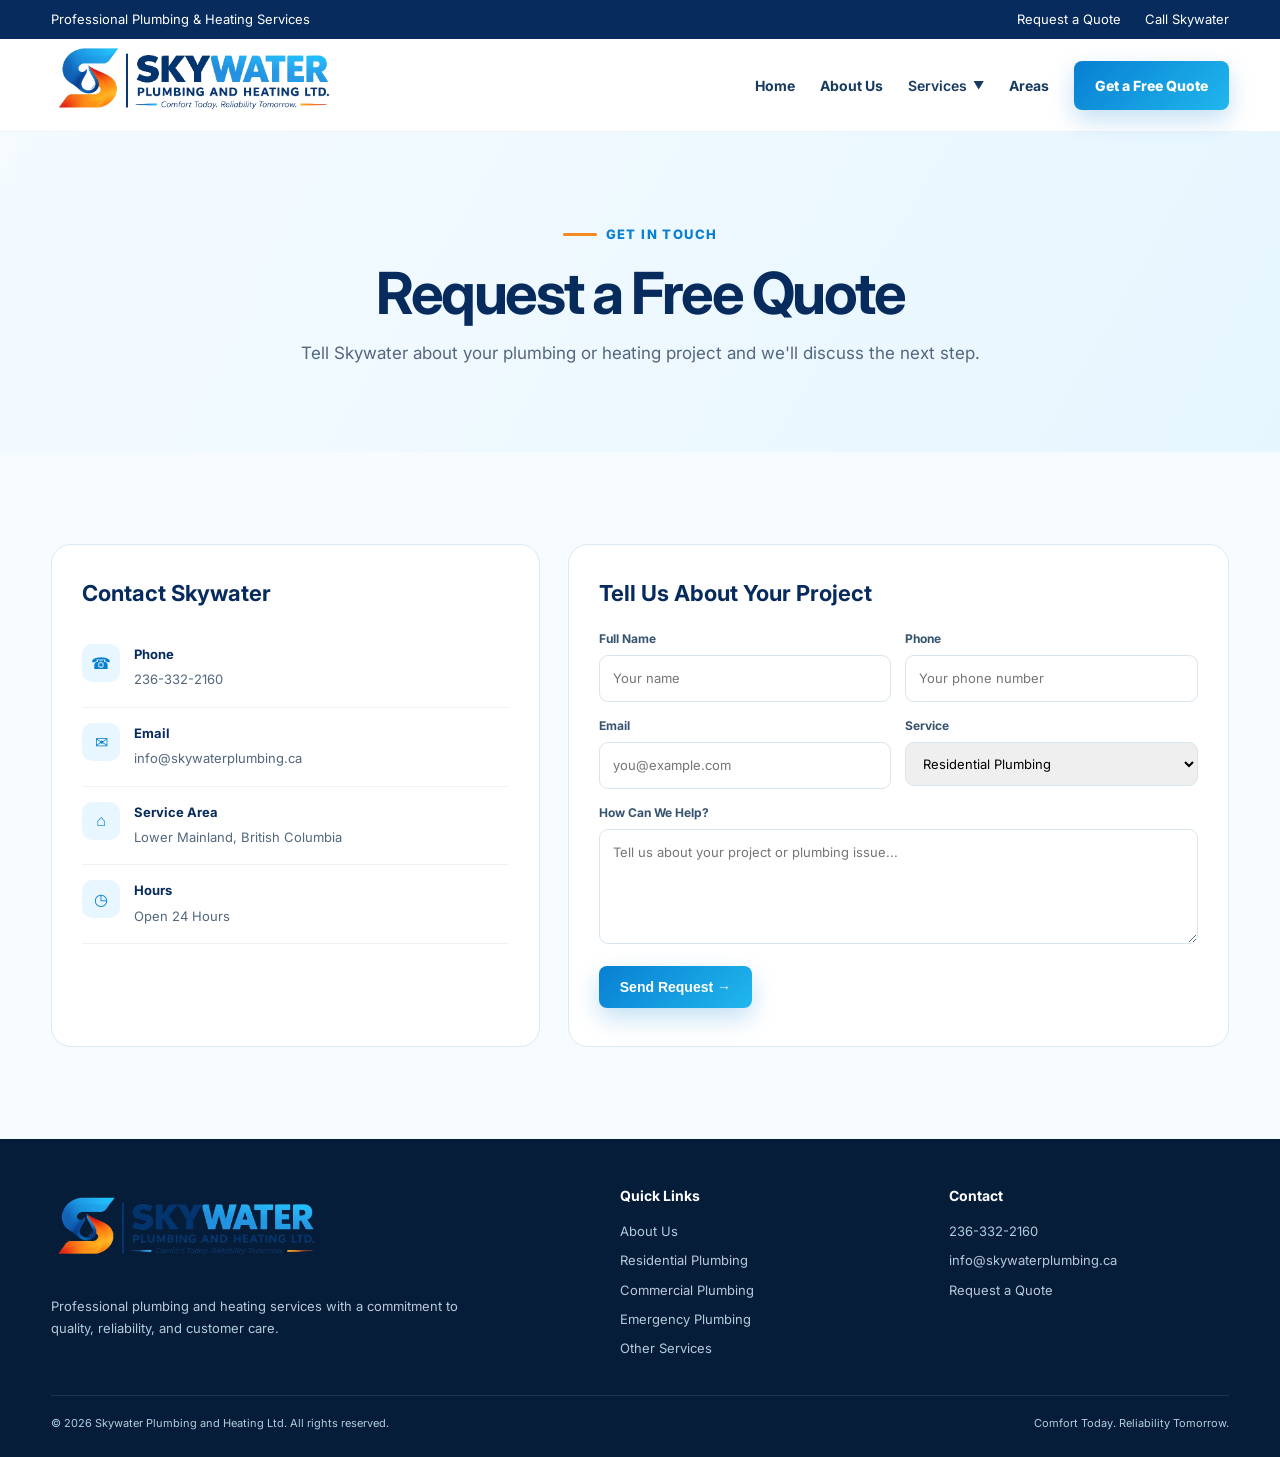
<file: contact.html>
<!DOCTYPE html>

<html lang="en">

<head>
<meta charset="UTF-8">
<meta name="viewport" content="width=device-width, initial-scale=1.0">

<meta name="description" content="Skywater Plumbing and Heating Ltd. — Comfort Today. Reliability Tomorrow.">
<link rel="icon" type="image/png" href="skywater-logo.png">
<title>Contact | Skywater Plumbing and Heating Ltd.</title>

<link rel="preconnect" href="https://fonts.googleapis.com">
<link rel="preconnect" href="https://fonts.gstatic.com" crossorigin>

<link href="https://fonts.googleapis.com/css2?family=Inter:wght@400;500;600;700;800&display=swap" rel="stylesheet">

<link rel="stylesheet" href="styles.css">

<style>

/* =========================================
   SERVICES DROPDOWN
========================================= */

.services-dropdown {
    position: relative;
}

.services-btn {
    background: none;
    border: none;
    font-family: inherit;
    font-size: inherit;
    font-weight: 600;
    color: inherit;
    cursor: pointer;

    padding: 10px 0;

    display: flex;
    align-items: center;
    gap: 6px;
}

.dropdown-arrow {
    font-size: 11px;
    transition: transform 0.2s ease;
}

.services-dropdown.open .dropdown-arrow {
    transform: rotate(180deg);
}


/* Dropdown */

.dropdown-menu {
    display: none;

    position: absolute;

    top: calc(100% + 10px);
    left: 0;

    min-width: 220px;

    background: #ffffff;

    border: 1px solid #e5e7eb;
    border-radius: 10px;

    padding: 8px 0;

    box-shadow: 0 15px 35px rgba(0, 0, 0, 0.15);

    z-index: 9999;
}


/* Open */

.services-dropdown.open .dropdown-menu {
    display: block;
}


/* Dropdown links */

.dropdown-menu a {
    display: block;

    padding: 12px 18px;

    color: #222222;

    text-decoration: none;

    font-weight: 500;

    transition:
        background 0.2s ease,
        color 0.2s ease;
}


/* Hover */

.dropdown-menu a:hover {
    background: #f1f7fb;
    color: #0077b6;
}


/* =========================================
   MOBILE DROPDOWN
========================================= */

@media (max-width: 900px) {

    .services-dropdown {
        width: 100%;
    }

    .services-btn {
        width: 100%;
        justify-content: space-between;
        padding: 12px 0;
    }

    .dropdown-menu {
        position: static;

        width: 100%;

        border: none;
        border-radius: 0;

        box-shadow: none;

        background: #f8fafc;

        padding: 5px 0 5px 15px;
    }

    .dropdown-menu a {
        padding: 11px 15px;
    }

}

</style>

</head>

<body>

<!-- =========================================
     TOP BAR
========================================= -->

<div class="topbar">


<div class="container">

    <span>
        Professional Plumbing & Heating Services
    </span>

    <div class="topbar-right">

        <a href="contact.html">
            Request a Quote
        </a>

        <a href="tel:2363322160">
            Call Skywater
        </a>

    </div>

</div>


</div>

<!-- =========================================
     HEADER
========================================= -->

<header>

<div class="container nav">


<!-- LOGO -->

<a href="index.html">

    <img
        class="logo"
        src="skywater-logo.png"
        alt="Skywater Plumbing and Heating Ltd."
    >

</a>


<!-- NAVIGATION -->

<nav class="navlinks">


    <a href="index.html">
        Home
    </a>


    <a href="about.html">
        About Us
    </a>


    <!-- =================================
         SERVICES DROPDOWN
    ================================== -->

    <div class="services-dropdown">

        <button
            type="button"
            class="services-btn"
            onclick="toggleServices(event)"
            aria-haspopup="true"
            aria-expanded="false"
        >

            Services

            <span class="dropdown-arrow">
                ▼
            </span>

        </button>


        <div class="dropdown-menu">

            <a href="residential.html">
                Residential Plumbing
            </a>

            <a href="commercial.html">
                Commercial Plumbing
            </a>

            <a href="emergency.html">
                Emergency Plumbing
            </a>

            <a href="other-services.html">
                Other Services
            </a>

        </div>

    </div>


    <!-- SERVICE AREAS -->

    <a href="service-areas.html">
        Areas
    </a>


    <!-- QUOTE BUTTON -->

    <a
        class="btn btn-primary active"
        href="contact.html"
    >
        Get a Free Quote
    </a>

</nav>


<!-- MOBILE MENU -->

<button
    class="mobile-btn"
    onclick="toggleMenu()"
    aria-label="Open navigation menu"
>
    ☰
</button>


</div>

</header>

<!-- =========================================
     MAIN
========================================= -->

<main>

<!-- =========================================
     PAGE HERO
========================================= -->

<section class="page-hero">

<div class="container">


<div class="eyebrow">
    Get In Touch
</div>

<h1>
    Request a Free Quote
</h1>

<p>
    Tell Skywater about your plumbing or heating
    project and we'll discuss the next step.
</p>


</div>

</section>

<!-- =========================================
     CONTACT SECTION
========================================= -->

<section class="contact">

<div class="container contact-grid">


<!-- CONTACT INFORMATION -->

<div class="contact-card">

    <h3>
        Contact Skywater
    </h3>


    <div class="contact-item">

        <div class="contact-icon">
            ☎
        </div>

        <div>

            <strong>
                Phone
            </strong>

            <span>
                236-332-2160
            </span>

        </div>

    </div>


    <div class="contact-item">

        <div class="contact-icon">
            ✉
        </div>

        <div>

            <strong>
                Email
            </strong>

            <span>
                info@skywaterplumbing.ca
            </span>

        </div>

    </div>


    <div class="contact-item">

        <div class="contact-icon">
            ⌂
        </div>

        <div>

            <strong>
                Service Area
            </strong>

            <span>
                Lower Mainland, British Columbia
            </span>

        </div>

    </div>


    <div class="contact-item">

        <div class="contact-icon">
            ◷
        </div>

        <div>

            <strong>
                Hours
            </strong>

            <span>
                Open 24 Hours
            </span>

        </div>

    </div>

</div>


<!-- =====================================
     CONTACT FORM
====================================== -->

<div class="form-card">

    <h3>
        Tell Us About Your Project
    </h3>


    <form
        action="https://formsubmit.co/0c3938c8aead4b5b75105b75840a6734"
        method="POST"
    >


        <!-- Email subject -->

        <input
            type="hidden"
            name="_subject"
            value="New Plumbing Service Request - SkyWater"
        >


        <!-- Captcha -->

        <input
            type="hidden"
            name="_captcha"
            value="true"
        >


        <!-- NAME -->

        <div>

            <label for="name">
                Full Name
            </label>

            <input
                id="name"
                type="text"
                name="name"
                required
                placeholder="Your name"
            >

        </div>


        <!-- PHONE -->

        <div>

            <label for="phone">
                Phone
            </label>

            <input
                id="phone"
                type="tel"
                name="phone"
                required
                placeholder="Your phone number"
            >

        </div>


        <!-- EMAIL -->

        <div>

            <label for="email">
                Email
            </label>

            <input
                id="email"
                type="email"
                name="email"
                placeholder="you@example.com"
            >

        </div>


        <!-- SERVICE -->

        <div>

            <label for="service">
                Service
            </label>

            <select
                id="service"
                name="service"
            >

                <option value="Residential Plumbing">
                    Residential Plumbing
                </option>

                <option value="Commercial Plumbing">
                    Commercial Plumbing
                </option>

                <option value="Emergency Plumbing">
                    Emergency Plumbing
                </option>

                <option value="Other Services">
                    Other Services
                </option>

            </select>

        </div>


        <!-- MESSAGE -->

        <div class="field full">

            <label for="message">
                How Can We Help?
            </label>

            <textarea
                id="message"
                name="message"
                placeholder="Tell us about your project or plumbing issue..."
            ></textarea>

        </div>


        <!-- SUBMIT -->

        <div class="field full">

            <button
                class="btn btn-primary"
                type="submit"
            >
                Send Request →
            </button>

            <p
                id="msg"
                style="font-size:12px;color:#789;margin-top:8px"
            ></p>

        </div>


    </form>

</div>


</div>

</section>

</main>

<!-- =========================================
     FOOTER
========================================= -->

<footer>

<div class="container">


<div class="footer-grid">


    <!-- COMPANY -->

    <div>

        <img
            class="footer-logo"
            src="skywater-logo.png"
            alt="Skywater Plumbing and Heating Ltd."
        >

        <p>
            Professional plumbing and heating services
            with a commitment to quality, reliability,
            and customer care.
        </p>

    </div>


    <!-- QUICK LINKS -->

    <div>

        <h4>
            Quick Links
        </h4>

        <div class="footer-links">

            <a href="about.html">
                About Us
            </a>

            <a href="residential.html">
                Residential Plumbing
            </a>

            <a href="commercial.html">
                Commercial Plumbing
            </a>

            <a href="emergency.html">
                Emergency Plumbing
            </a>

            <a href="other-services.html">
                Other Services
            </a>

        </div>

    </div>


    <!-- CONTACT -->

    <div>

        <h4>
            Contact
        </h4>

        <div class="footer-links">

            <a href="tel:2363322160">
                236-332-2160
            </a>

            <a href="mailto:info@skywaterplumbing.ca">
                info@skywaterplumbing.ca
            </a>

            <a href="contact.html">
                Request a Quote
            </a>

        </div>

    </div>


</div>


<!-- COPYRIGHT -->

<div class="copyright">

    <span>
        © <span id="year"></span>
        Skywater Plumbing and Heating Ltd.
        All rights reserved.
    </span>

    <span>
        Comfort Today. Reliability Tomorrow.
    </span>

</div>


</div>

</footer>

<!-- =========================================
     JAVASCRIPT
========================================= -->

<script>

/* =========================================
   CURRENT YEAR
========================================= */

document.getElementById("year").textContent =
    new Date().getFullYear();


/* =========================================
   SERVICES DROPDOWN
========================================= */

function toggleServices(event) {

    event.stopPropagation();

    const dropdown =
        document.querySelector(".services-dropdown");

    const button =
        document.querySelector(".services-btn");

    const isOpen =
        dropdown.classList.contains("open");


    dropdown.classList.toggle("open");


    button.setAttribute(
        "aria-expanded",
        !isOpen
    );

}


/* =========================================
   CLOSE DROPDOWN WHEN CLICKING OUTSIDE
========================================= */

document.addEventListener("click", function(event) {

    const dropdown =
        document.querySelector(".services-dropdown");

    const button =
        document.querySelector(".services-btn");


    if (!dropdown.contains(event.target)) {

        dropdown.classList.remove("open");

        button.setAttribute(
            "aria-expanded",
            "false"
        );

    }

});


/* =========================================
   MOBILE MENU
========================================= */

function toggleMenu() {

    const nav =
        document.querySelector(".navlinks");


    if (nav.style.display === "flex") {

        nav.style.display = "none";

    } else {

        nav.style.display = "flex";

        nav.style.position = "absolute";

        nav.style.top = "76px";

        nav.style.left = "4%";

        nav.style.right = "4%";

        nav.style.background = "#fff";

        nav.style.padding = "20px";

        nav.style.flexDirection = "column";

        nav.style.alignItems = "stretch";

        nav.style.boxShadow =
            "0 15px 35px rgba(0,0,0,.12)";

        nav.style.zIndex = "9998";

    }

}

</script>

</body>
</html>
</file>
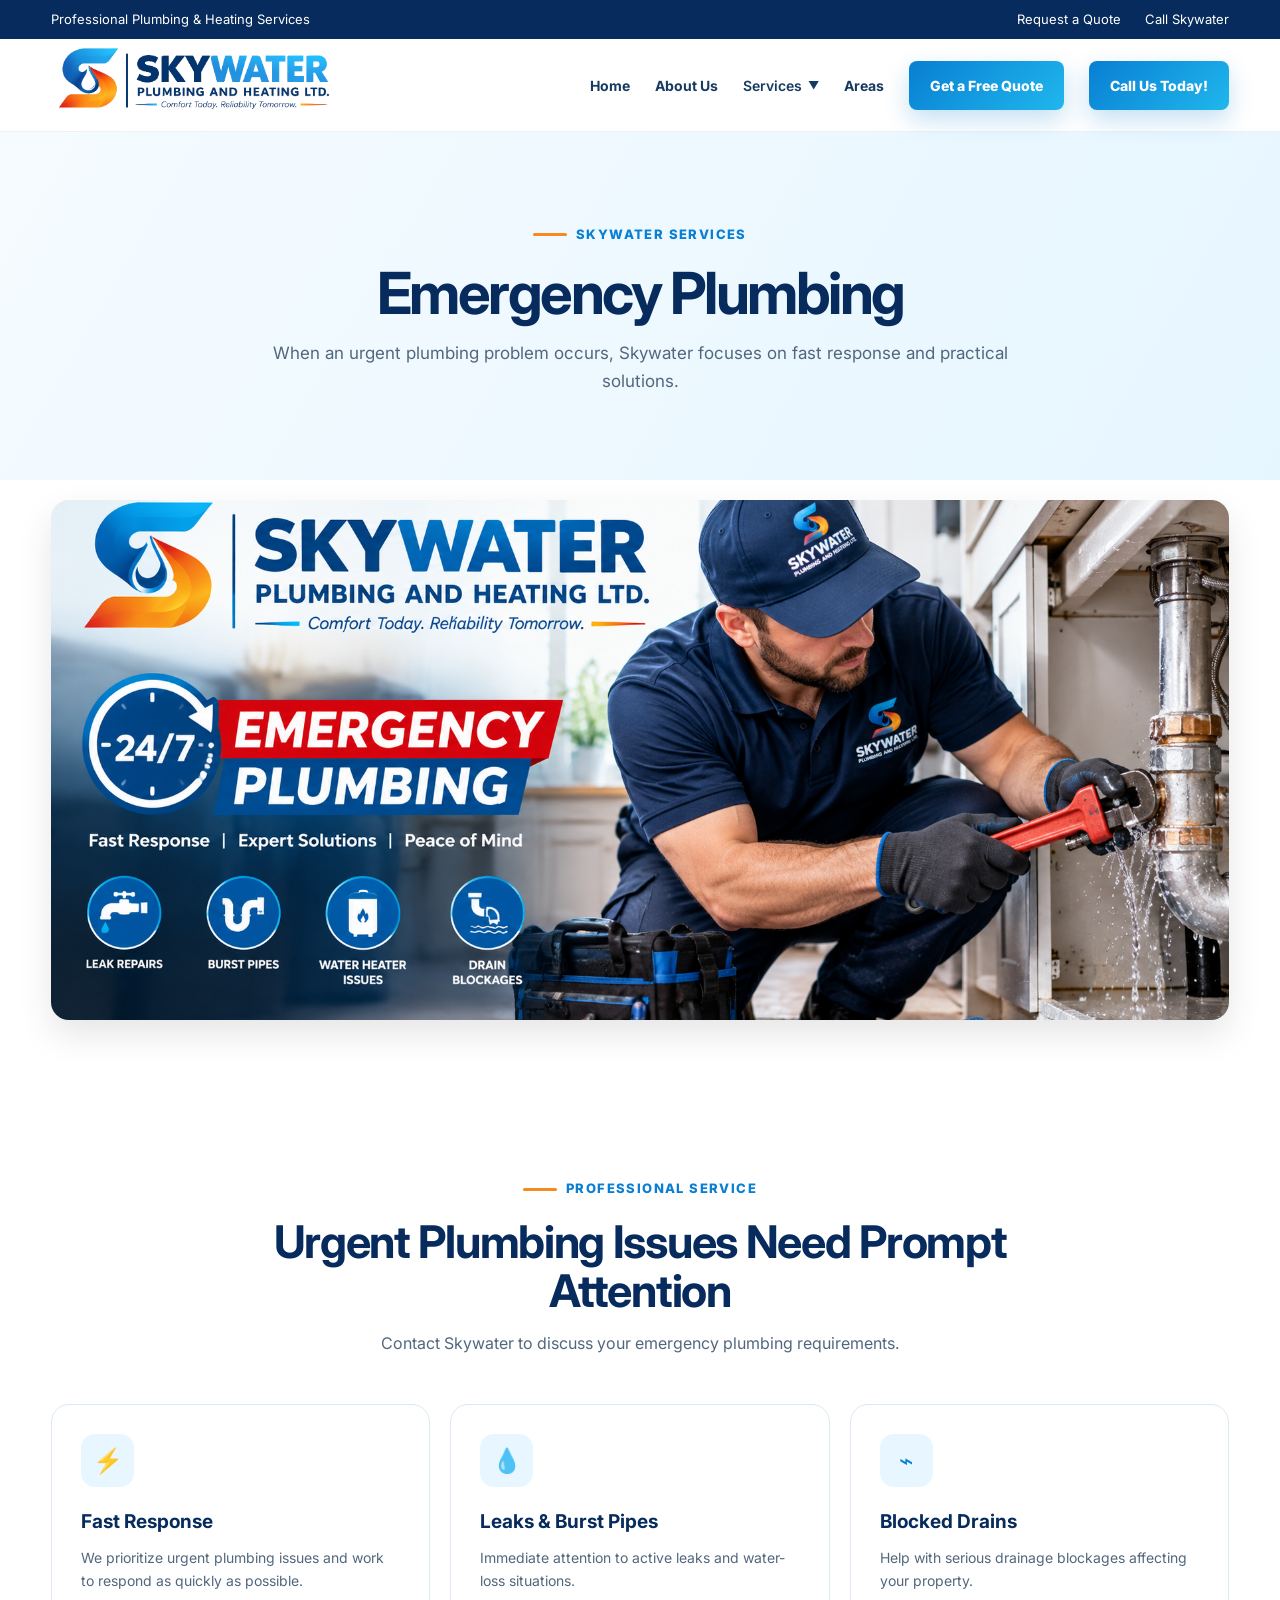
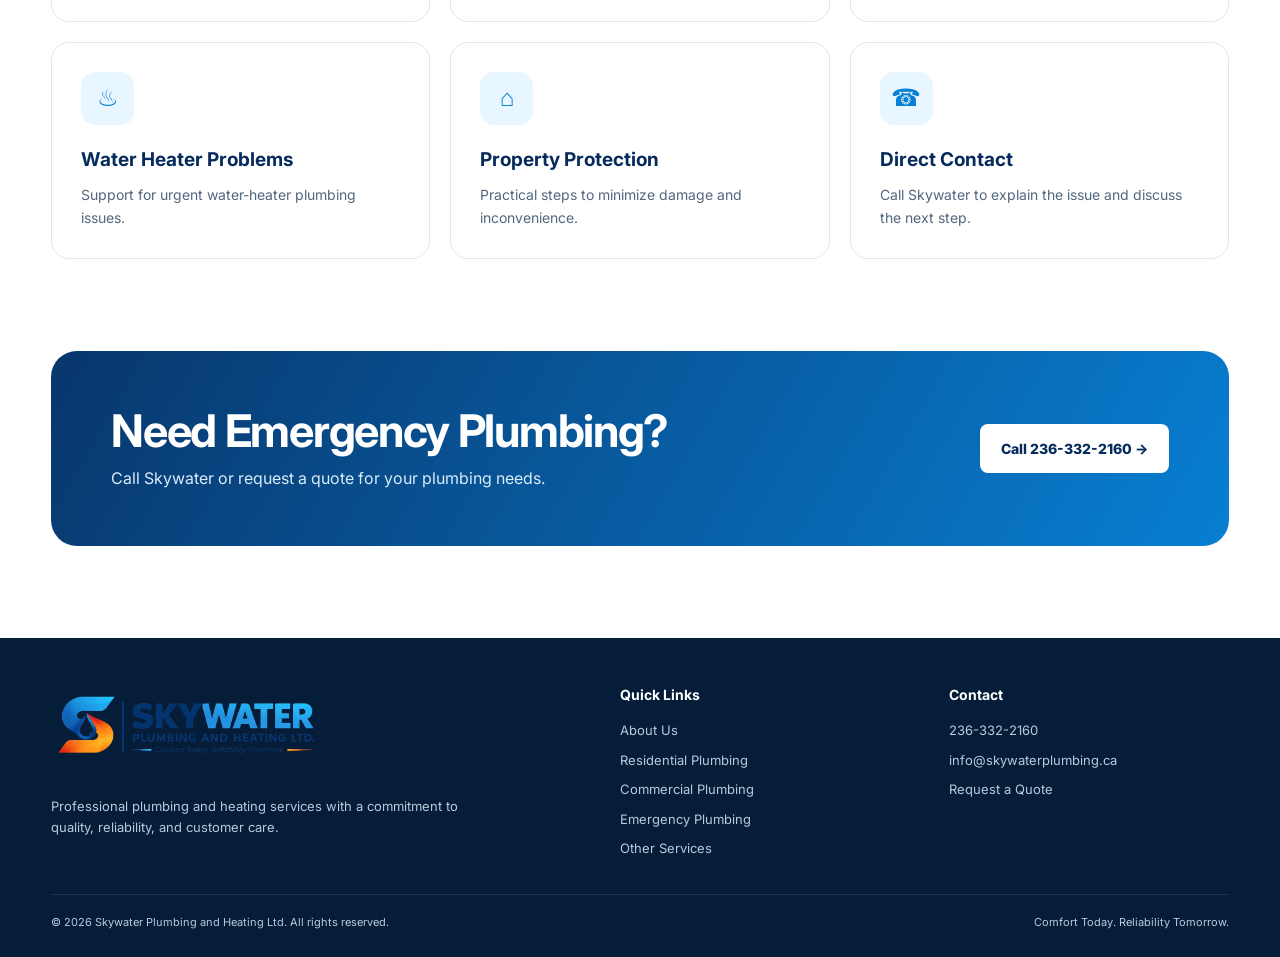
<file: emergency.html>
<!DOCTYPE html>

<html lang="en">

<head>
<meta charset="UTF-8">
<meta name="viewport" content="width=device-width, initial-scale=1.0">

<meta name="description" content="Skywater Plumbing and Heating Ltd. — Emergency Plumbing Services.">
<link rel="icon" type="image/png" href="skywater-logo.png">
<title>Emergency Plumbing | Skywater Plumbing and Heating Ltd.</title>

<link rel="preconnect" href="https://fonts.googleapis.com">
<link rel="preconnect" href="https://fonts.gstatic.com" crossorigin>

<link href="https://fonts.googleapis.com/css2?family=Inter:wght@400;500;600;700;800&display=swap" rel="stylesheet">

<link rel="stylesheet" href="styles.css">

<style>

/* =========================================
   SERVICES DROPDOWN
========================================= */

.services-dropdown {
    position: relative;
}

.services-btn {
    background: none;
    border: none;
    font-family: inherit;
    font-size: inherit;
    font-weight: 600;
    color: inherit;
    cursor: pointer;
    padding: 10px 0;

    display: flex;
    align-items: center;
    gap: 6px;
}

.dropdown-arrow {
    font-size: 11px;
    transition: transform 0.2s ease;
}

.services-dropdown.open .dropdown-arrow {
    transform: rotate(180deg);
}


/* Dropdown box */

.dropdown-menu {
    display: none;

    position: absolute;
    top: calc(100% + 10px);
    left: 0;

    min-width: 220px;

    background: #ffffff;

    border: 1px solid #e5e7eb;
    border-radius: 10px;

    padding: 8px 0;

    box-shadow: 0 15px 35px rgba(0, 0, 0, 0.15);

    z-index: 9999;
}


/* Show dropdown */

.services-dropdown.open .dropdown-menu {
    display: block;
}


/* Dropdown links */

.dropdown-menu a {
    display: block;

    padding: 12px 18px;

    color: #222222;

    text-decoration: none;

    font-weight: 500;

    transition:
        background 0.2s ease,
        color 0.2s ease;
}


/* Hover */

.dropdown-menu a:hover {
    background: #f1f7fb;
    color: #0077b6;
}


/* =========================================
   MOBILE
========================================= */

@media (max-width: 900px) {

    .services-dropdown {
        width: 100%;
    }

    .services-btn {
        width: 100%;
        justify-content: space-between;

        padding: 12px 0;
    }

    .dropdown-menu {
        position: static;

        width: 100%;

        border: none;
        border-radius: 0;

        box-shadow: none;

        background: #f8fafc;

        padding: 5px 0 5px 15px;
    }

    .dropdown-menu a {
        padding: 11px 15px;
    }

}

</style>

</head>

<body>

<!-- =========================================
     TOP BAR
========================================= -->

<div class="topbar">

<div class="container">

    <span>
        Professional Plumbing & Heating Services
    </span>

    <div class="topbar-right">

        <a href="contact.html">
            Request a Quote
        </a>

        <a href="tel:2363322160">
            Call Skywater
        </a>

    </div>

</div>


</div>

<!-- =========================================
     HEADER
========================================= -->

<header>

<div class="container nav">

<!-- LOGO -->

<a href="index.html">

    <img
        class="logo"
        src="skywater-logo.png"
        alt="Skywater Plumbing and Heating Ltd."
    >

</a>


<!-- NAVIGATION -->

<nav class="navlinks">


    <a href="index.html">
        Home
    </a>


    <a href="about.html">
        About Us
    </a>


    <!-- =================================
         SERVICES DROPDOWN
    ================================== -->

    <div class="services-dropdown">

        <button
            type="button"
            class="services-btn"
            onclick="toggleServices(event)"
            aria-haspopup="true"
            aria-expanded="false"
        >

            Services

            <span class="dropdown-arrow">
                ▼
            </span>

        </button>


        <div class="dropdown-menu">

            <a href="residential.html">
                Residential Plumbing
            </a>

            <a href="commercial.html">
                Commercial Plumbing
            </a>

            <a
                class="active"
                href="emergency.html"
            >
                Emergency Plumbing
            </a>

            <a href="other-services.html">
                Other Services
            </a>

        </div>

    </div>


    <!-- SERVICE AREAS -->

    <a href="service-areas.html">
        Areas
    </a>


    <!-- QUOTE BUTTON -->

    <a
        class="btn btn-primary"
        href="contact.html"
    >
        Get a Free Quote
    </a>
<a
			class="btn btn-primary"
			href="tel:2363322160">
			Call Us Today!
			</a>
</nav>


<!-- MOBILE MENU BUTTON -->

<button
    class="mobile-btn"
    onclick="toggleMenu()"
    aria-label="Open navigation menu"
>
    ☰
</button>


</div>

</header>

<!-- =========================================
     MAIN
========================================= -->

<main>

<!-- =========================================
     PAGE HERO
========================================= -->

<section class="page-hero">

<div class="container">

<div class="eyebrow">
    Skywater Services
</div>

<h1>
    Emergency Plumbing
</h1>

<p>
    When an urgent plumbing problem occurs,
    Skywater focuses on fast response and
    practical solutions.
</p>


</div>

</section>

<section class="work-photo-section">
    <div class="container">

        <img
            class="work-photo"
            src="emergency-plumbing.png"
            alt="Skywater plumber completing an emergency plumbing repair"
        >

    </div>
</section>
<!-- =========================================
     EMERGENCY SERVICES
========================================= -->

<section>

<div class="container">

<div class="section-head">

    <div class="eyebrow">
        Professional Service
    </div>

    <h2>
        Urgent Plumbing Issues Need Prompt Attention
    </h2>

    <p>
        Contact Skywater to discuss your
        emergency plumbing requirements.
    </p>

</div>


<div class="grid3">


    <!-- FAST RESPONSE -->

    <div class="card">

        <div class="icon">
            ⚡
        </div>

        <h3>
            Fast Response
        </h3>

        <p>
            We prioritize urgent plumbing issues
            and work to respond as quickly as possible.
        </p>

    </div>


    <!-- LEAKS -->

    <div class="card">

        <div class="icon">
            💧
        </div>

        <h3>
            Leaks & Burst Pipes
        </h3>

        <p>
            Immediate attention to active leaks
            and water-loss situations.
        </p>

    </div>


    <!-- BLOCKED DRAINS -->

    <div class="card">

        <div class="icon">
            ⌁
        </div>

        <h3>
            Blocked Drains
        </h3>

        <p>
            Help with serious drainage blockages
            affecting your property.
        </p>

    </div>


    <!-- WATER HEATER -->

    <div class="card">

        <div class="icon">
            ♨
        </div>

        <h3>
            Water Heater Problems
        </h3>

        <p>
            Support for urgent water-heater
            plumbing issues.
        </p>

    </div>


    <!-- PROPERTY PROTECTION -->

    <div class="card">

        <div class="icon">
            ⌂
        </div>

        <h3>
            Property Protection
        </h3>

        <p>
            Practical steps to minimize damage
            and inconvenience.
        </p>

    </div>


    <!-- DIRECT CONTACT -->

    <div class="card">

        <div class="icon">
            ☎
        </div>

        <h3>
            Direct Contact
        </h3>

        <p>
            Call Skywater to explain the issue
            and discuss the next step.
        </p>

    </div>


</div>


</div>

</section>

<!-- =========================================
     CTA
========================================= -->

<section class="cta">

<div class="container">


<div class="cta-box">

    <div>

        <h2>
            Need Emergency Plumbing?
        </h2>

        <p>
            Call Skywater or request a quote
            for your plumbing needs.
        </p>

    </div>


    <a
        class="btn"
        href="tel:2363322160"
    >
        Call 236-332-2160 →
    </a>

</div>


</div>

</section>

</main>

<!-- =========================================
     FOOTER
========================================= -->

<footer>

<div class="container">

<div class="footer-grid">


    <!-- COMPANY -->

    <div>

        <img
            class="footer-logo"
            src="skywater-logo.png"
            alt="Skywater Plumbing and Heating Ltd."
        >

        <p>
            Professional plumbing and heating services
            with a commitment to quality, reliability,
            and customer care.
        </p>

    </div>


    <!-- QUICK LINKS -->

    <div>

        <h4>
            Quick Links
        </h4>

        <div class="footer-links">

            <a href="about.html">
                About Us
            </a>

            <a href="residential.html">
                Residential Plumbing
            </a>

            <a href="commercial.html">
                Commercial Plumbing
            </a>

            <a href="emergency.html">
                Emergency Plumbing
            </a>

            <a href="other-services.html">
                Other Services
            </a>

        </div>

    </div>


    <!-- CONTACT -->

    <div>

        <h4>
            Contact
        </h4>

        <div class="footer-links">

            <a href="tel:2363322160">
                236-332-2160
            </a>

            <a href="mailto:info@skywaterplumbing.ca">
                info@skywaterplumbing.ca
            </a>

            <a href="contact.html">
                Request a Quote
            </a>

        </div>

    </div>


</div>


<!-- COPYRIGHT -->

<div class="copyright">

    <span>
        © <span id="year"></span>
        Skywater Plumbing and Heating Ltd.
        All rights reserved.
    </span>

    <span>
        Comfort Today. Reliability Tomorrow.
    </span>

</div>


</div>

</footer>

<!-- =========================================
     JAVASCRIPT
========================================= -->

<script>


/* CURRENT YEAR */

document.getElementById("year").textContent =
    new Date().getFullYear();


/* =========================================
   SERVICES DROPDOWN
========================================= */

function toggleServices(event) {

    event.stopPropagation();

    const dropdown =
        document.querySelector(".services-dropdown");

    const button =
        document.querySelector(".services-btn");

    const currentlyOpen =
        dropdown.classList.contains("open");


    dropdown.classList.toggle("open");


    button.setAttribute(
        "aria-expanded",
        !currentlyOpen
    );

}


/* =========================================
   CLOSE SERVICES WHEN CLICKING OUTSIDE
========================================= */

document.addEventListener("click", function(event) {

    const dropdown =
        document.querySelector(".services-dropdown");

    const button =
        document.querySelector(".services-btn");


    if (!dropdown.contains(event.target)) {

        dropdown.classList.remove("open");

        button.setAttribute(
            "aria-expanded",
            "false"
        );

    }

});


/* =========================================
   MOBILE MENU
========================================= */

function toggleMenu() {

    const nav =
        document.querySelector(".navlinks");


    if (nav.style.display === "flex") {

        nav.style.display = "none";

    } else {

        nav.style.display = "flex";

        nav.style.position = "absolute";

        nav.style.top = "76px";

        nav.style.left = "4%";

        nav.style.right = "4%";

        nav.style.background = "#fff";

        nav.style.padding = "20px";

        nav.style.flexDirection = "column";

        nav.style.alignItems = "stretch";

        nav.style.boxShadow =
            "0 15px 35px rgba(0,0,0,.12)";

        nav.style.zIndex = "9998";

    }

}

</script>

</body>
</html>
</file>
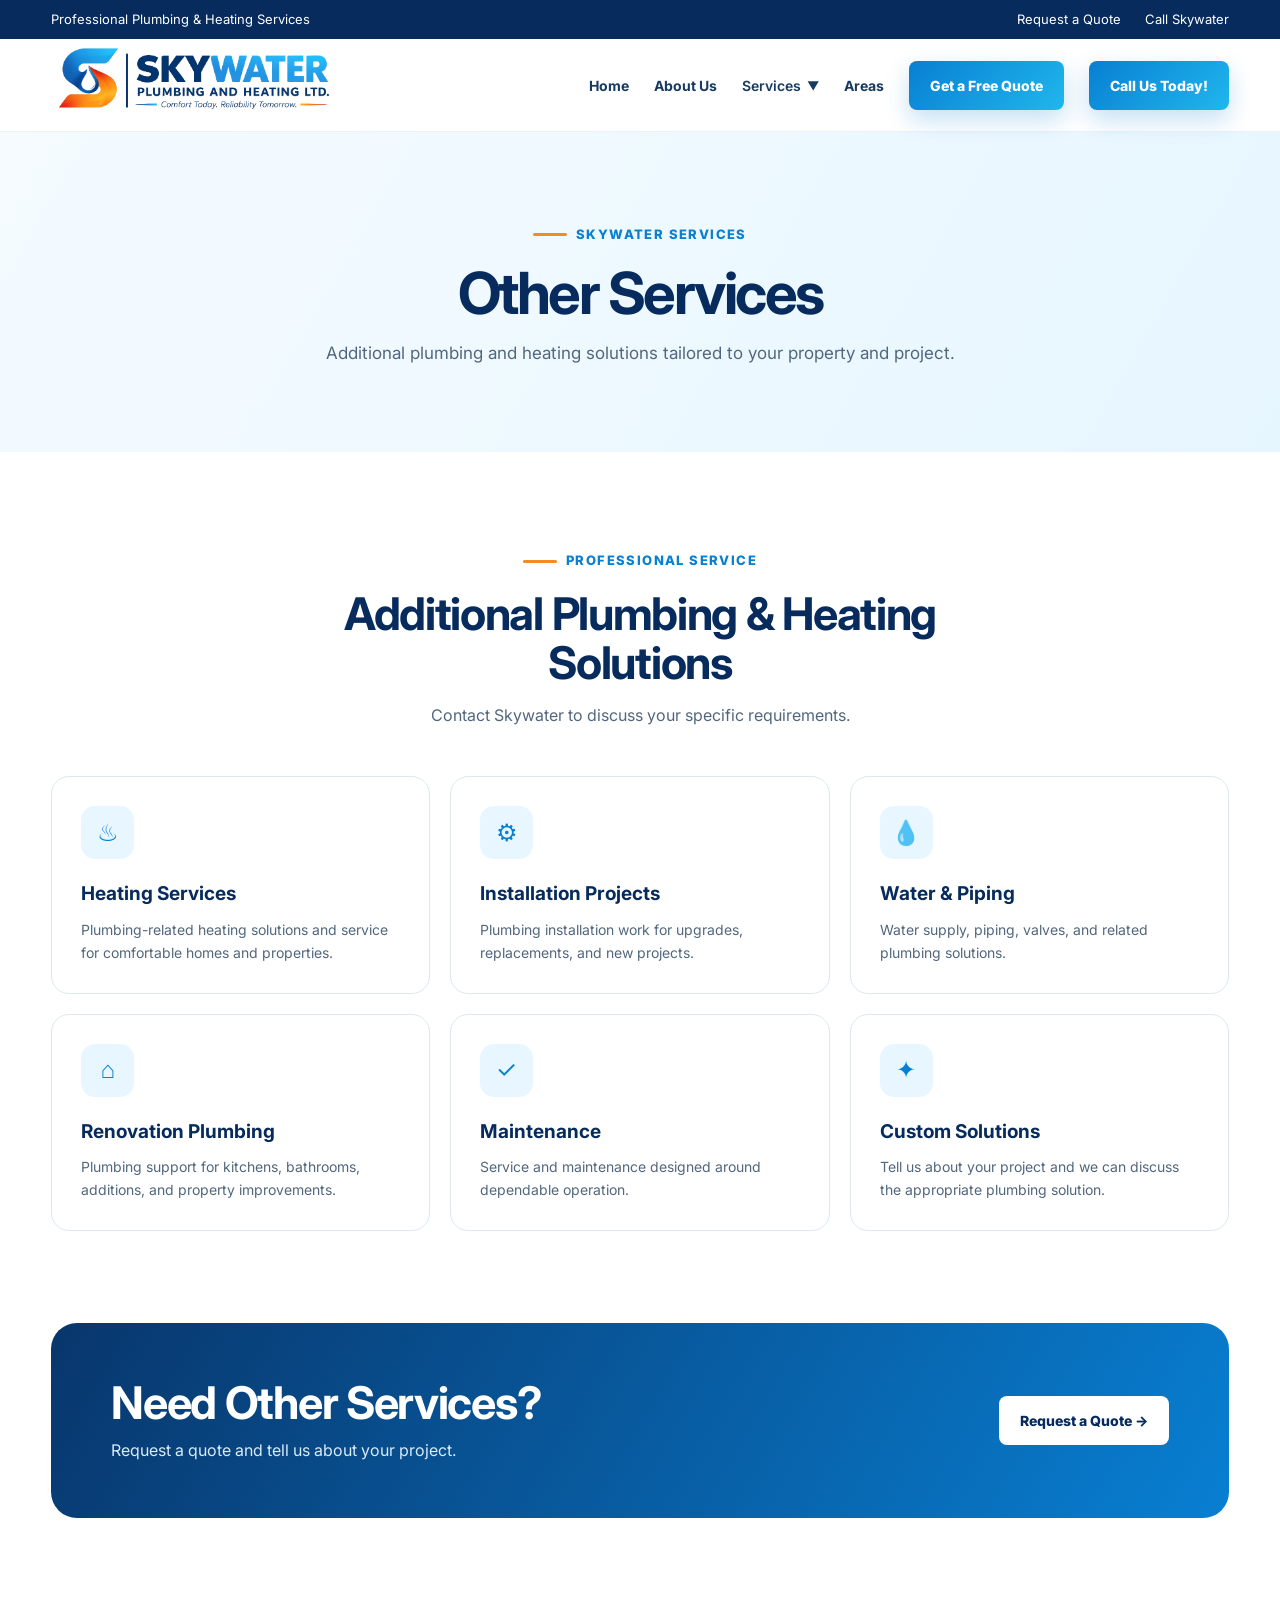
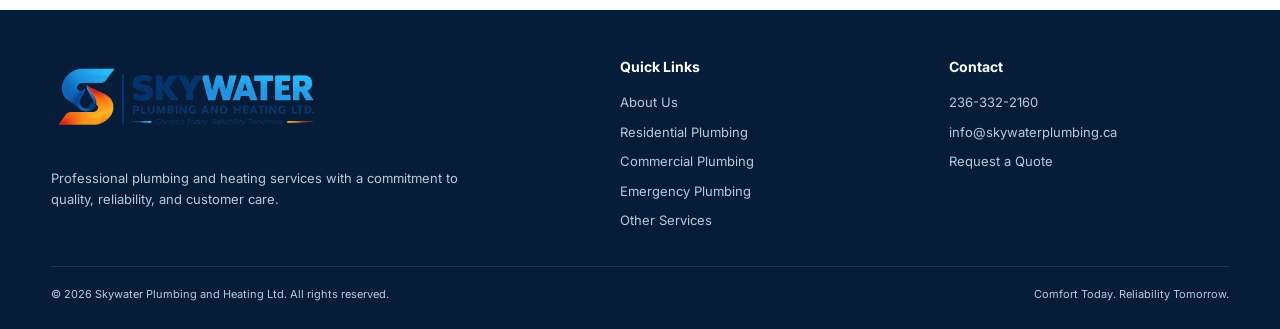
<file: other-services.html>
<!DOCTYPE html>

<html lang="en">
<head>
<meta charset="UTF-8">
<meta name="viewport" content="width=device-width, initial-scale=1.0">

<meta name="description" content="Skywater Plumbing and Heating Ltd. — Comfort Today. Reliability Tomorrow.">
<link rel="icon" type="image/png" href="skywater-logo.png">
<title>Other Services | Skywater Plumbing and Heating Ltd.</title>

<link rel="preconnect" href="https://fonts.googleapis.com">
<link rel="preconnect" href="https://fonts.gstatic.com" crossorigin>
<link href="https://fonts.googleapis.com/css2?family=Inter:wght@400;500;600;700;800&display=swap" rel="stylesheet">

<link rel="stylesheet" href="styles.css">

<style>
/* =========================
   SERVICES DROPDOWN
========================= */

.services-dropdown {
    position: relative;
}

.services-btn {
    background: none;
    border: none;
    font-family: inherit;
    font-size: inherit;
    font-weight: 600;
    color: inherit;
    cursor: pointer;
    padding: 10px 0;
    display: flex;
    align-items: center;
    gap: 6px;
}

.dropdown-arrow {
    font-size: 12px;
    transition: transform 0.2s ease;
}

.services-dropdown.open .dropdown-arrow {
    transform: rotate(180deg);
}

.dropdown-menu {
    display: none;
    position: absolute;
    top: calc(100% + 10px);
    left: 0;
    min-width: 220px;
    background: #ffffff;
    border-radius: 10px;
    padding: 10px 0;
    box-shadow: 0 15px 35px rgba(0, 0, 0, 0.15);
    z-index: 9999;
    border: 1px solid #e8e8e8;
}

.services-dropdown.open .dropdown-menu {
    display: block;
}

.dropdown-menu a {
    display: block;
    padding: 12px 18px;
    color: #222;
    text-decoration: none;
    font-weight: 500;
    transition: background 0.2s ease, color 0.2s ease;
}

.dropdown-menu a:hover {
    background: #f1f7fb;
    color: #0077b6;
}

/* =========================
   MOBILE DROPDOWN
========================= */

@media (max-width: 900px) {

    .services-dropdown {
        width: 100%;
    }

    .services-btn {
        width: 100%;
        justify-content: space-between;
        padding: 12px 0;
    }

    .dropdown-menu {
        position: static;
        width: 100%;
        box-shadow: none;
        border: none;
        border-radius: 0;
        padding: 5px 0 5px 15px;
        background: #f8fafc;
    }

    .dropdown-menu a {
        padding: 11px 15px;
    }
}
</style>

</head>

<body>

<!-- TOP BAR -->

<div class="topbar">
    <div class="container">
        <span>Professional Plumbing & Heating Services</span>

    <div class="topbar-right">
        <a href="contact.html">Request a Quote</a>
        <a href="tel:2363322160">Call Skywater</a>
    </div>
</div>


</div>

<!-- HEADER -->

<header>
    <div class="container nav">


    <a href="index.html">
        <img class="logo"
             src="skywater-logo.png"
             alt="Skywater Plumbing and Heating Ltd.">
    </a>

    <nav class="navlinks">

        <a href="index.html">Home</a>

        <a href="about.html">About Us</a>


        <!-- SERVICES DROPDOWN -->
        <div class="services-dropdown">

            <button
                type="button"
                class="services-btn"
                onclick="toggleServices(event)"
                aria-expanded="false"
                aria-haspopup="true"
            >
                Services
                <span class="dropdown-arrow">▼</span>
            </button>

            <div class="dropdown-menu">

                <a href="residential.html">
                    Residential Plumbing
                </a>

                <a href="commercial.html">
                    Commercial Plumbing
                </a>

                <a href="emergency.html">
                    Emergency Plumbing
                </a>

                <a href="other-services.html">
                    Other Services
                </a>

            </div>

        </div>
        <!-- END SERVICES DROPDOWN -->


        <a href="service-areas.html">
           Areas
        </a>

        <a class="btn btn-primary" href="contact.html">
            Get a Free Quote
        </a>
<a
			class="btn btn-primary"
			href="tel:2363322160">
			Call Us Today!
			</a>
    </nav>


    <!-- MOBILE MENU BUTTON -->
    <button
        class="mobile-btn"
        onclick="toggleMenu()"
        aria-label="Open menu"
    >
        ☰
    </button>

</div>


</header>

<!-- MAIN CONTENT -->

<main>


<!-- PAGE HERO -->
<section class="page-hero">

    <div class="container">

        <div class="eyebrow">
            Skywater Services
        </div>

        <h1>
            Other Services
        </h1>

        <p>
            Additional plumbing and heating solutions tailored
            to your property and project.
        </p>

    </div>

</section>


<!-- SERVICES -->
<section>

    <div class="container">

        <div class="section-head">

            <div class="eyebrow">
                Professional Service
            </div>

            <h2>
                Additional Plumbing & Heating Solutions
            </h2>

            <p>
                Contact Skywater to discuss your specific requirements.
            </p>

        </div>


        <div class="grid3">


            <div class="card">

                <div class="icon">
                    ♨
                </div>

                <h3>
                    Heating Services
                </h3>

                <p>
                    Plumbing-related heating solutions and service
                    for comfortable homes and properties.
                </p>

            </div>


            <div class="card">

                <div class="icon">
                    ⚙
                </div>

                <h3>
                    Installation Projects
                </h3>

                <p>
                    Plumbing installation work for upgrades,
                    replacements, and new projects.
                </p>

            </div>


            <div class="card">

                <div class="icon">
                    💧
                </div>

                <h3>
                    Water & Piping
                </h3>

                <p>
                    Water supply, piping, valves, and related
                    plumbing solutions.
                </p>

            </div>


            <div class="card">

                <div class="icon">
                    ⌂
                </div>

                <h3>
                    Renovation Plumbing
                </h3>

                <p>
                    Plumbing support for kitchens, bathrooms,
                    additions, and property improvements.
                </p>

            </div>


            <div class="card">

                <div class="icon">
                    ✓
                </div>

                <h3>
                    Maintenance
                </h3>

                <p>
                    Service and maintenance designed around
                    dependable operation.
                </p>

            </div>


            <div class="card">

                <div class="icon">
                    ✦
                </div>

                <h3>
                    Custom Solutions
                </h3>

                <p>
                    Tell us about your project and we can discuss
                    the appropriate plumbing solution.
                </p>

            </div>


        </div>

    </div>

</section>


<!-- CTA -->
<section class="cta">

    <div class="container">

        <div class="cta-box">

            <div>

                <h2>
                    Need Other Services?
                </h2>

                <p>
                    Request a quote and tell us about your project.
                </p>

            </div>

            <a class="btn" href="contact.html">
                Request a Quote →
            </a>

        </div>

    </div>

</section>


</main>

<!-- FOOTER -->

<footer>


<div class="container">

    <div class="footer-grid">


        <div>

            <img
                class="footer-logo"
                src="skywater-logo.png"
                alt="Skywater Plumbing and Heating Ltd."
            >

            <p>
                Professional plumbing and heating services with
                a commitment to quality, reliability, and customer care.
            </p>

        </div>


        <div>

            <h4>
                Quick Links
            </h4>

            <div class="footer-links">

                <a href="about.html">
                    About Us
                </a>

                <a href="residential.html">
                    Residential Plumbing
                </a>

                <a href="commercial.html">
                    Commercial Plumbing
                </a>

                <a href="emergency.html">
                    Emergency Plumbing
                </a>

                <a href="other-services.html">
                    Other Services
                </a>

            </div>

        </div>


        <div>

            <h4>
                Contact
            </h4>

            <div class="footer-links">

                <a href="tel:2363322160">
                    236-332-2160
                </a>

                <a href="mailto:info@skywaterplumbing.ca">
                    info@skywaterplumbing.ca
                </a>

                <a href="contact.html">
                    Request a Quote
                </a>

            </div>

        </div>


    </div>


    <div class="copyright">

        <span>
            © <span id="year"></span>
            Skywater Plumbing and Heating Ltd.
            All rights reserved.
        </span>

        <span>
            Comfort Today. Reliability Tomorrow.
        </span>

    </div>

</div>


</footer>

<!-- JAVASCRIPT -->

<script>

/* =========================
   CURRENT YEAR
========================= */

document.getElementById("year").textContent =
    new Date().getFullYear();


/* =========================
   SERVICES DROPDOWN
========================= */

function toggleServices(event) {

    event.stopPropagation();

    const dropdown =
        document.querySelector(".services-dropdown");

    const button =
        document.querySelector(".services-btn");

    const isOpen =
        dropdown.classList.contains("open");

    dropdown.classList.toggle("open");

    button.setAttribute(
        "aria-expanded",
        !isOpen
    );
}


/* =========================
   CLOSE DROPDOWN
   WHEN CLICKING OUTSIDE
========================= */

document.addEventListener("click", function(event) {

    const dropdown =
        document.querySelector(".services-dropdown");

    const button =
        document.querySelector(".services-btn");

    if (!dropdown.contains(event.target)) {

        dropdown.classList.remove("open");

        button.setAttribute(
            "aria-expanded",
            "false"
        );

    }

});


/* =========================
   MOBILE MENU
========================= */

function toggleMenu() {

    const nav =
        document.querySelector(".navlinks");

    if (nav.style.display === "flex") {

        nav.style.display = "none";

    } else {

        nav.style.display = "flex";

        nav.style.position = "absolute";
        nav.style.top = "76px";
        nav.style.left = "4%";
        nav.style.right = "4%";
        nav.style.background = "#fff";
        nav.style.padding = "20px";
        nav.style.flexDirection = "column";
        nav.style.alignItems = "stretch";
        nav.style.boxShadow =
            "0 15px 35px rgba(0,0,0,.12)";
        nav.style.zIndex = "9998";

    }

}

</script>

</body>
</html>
</file>
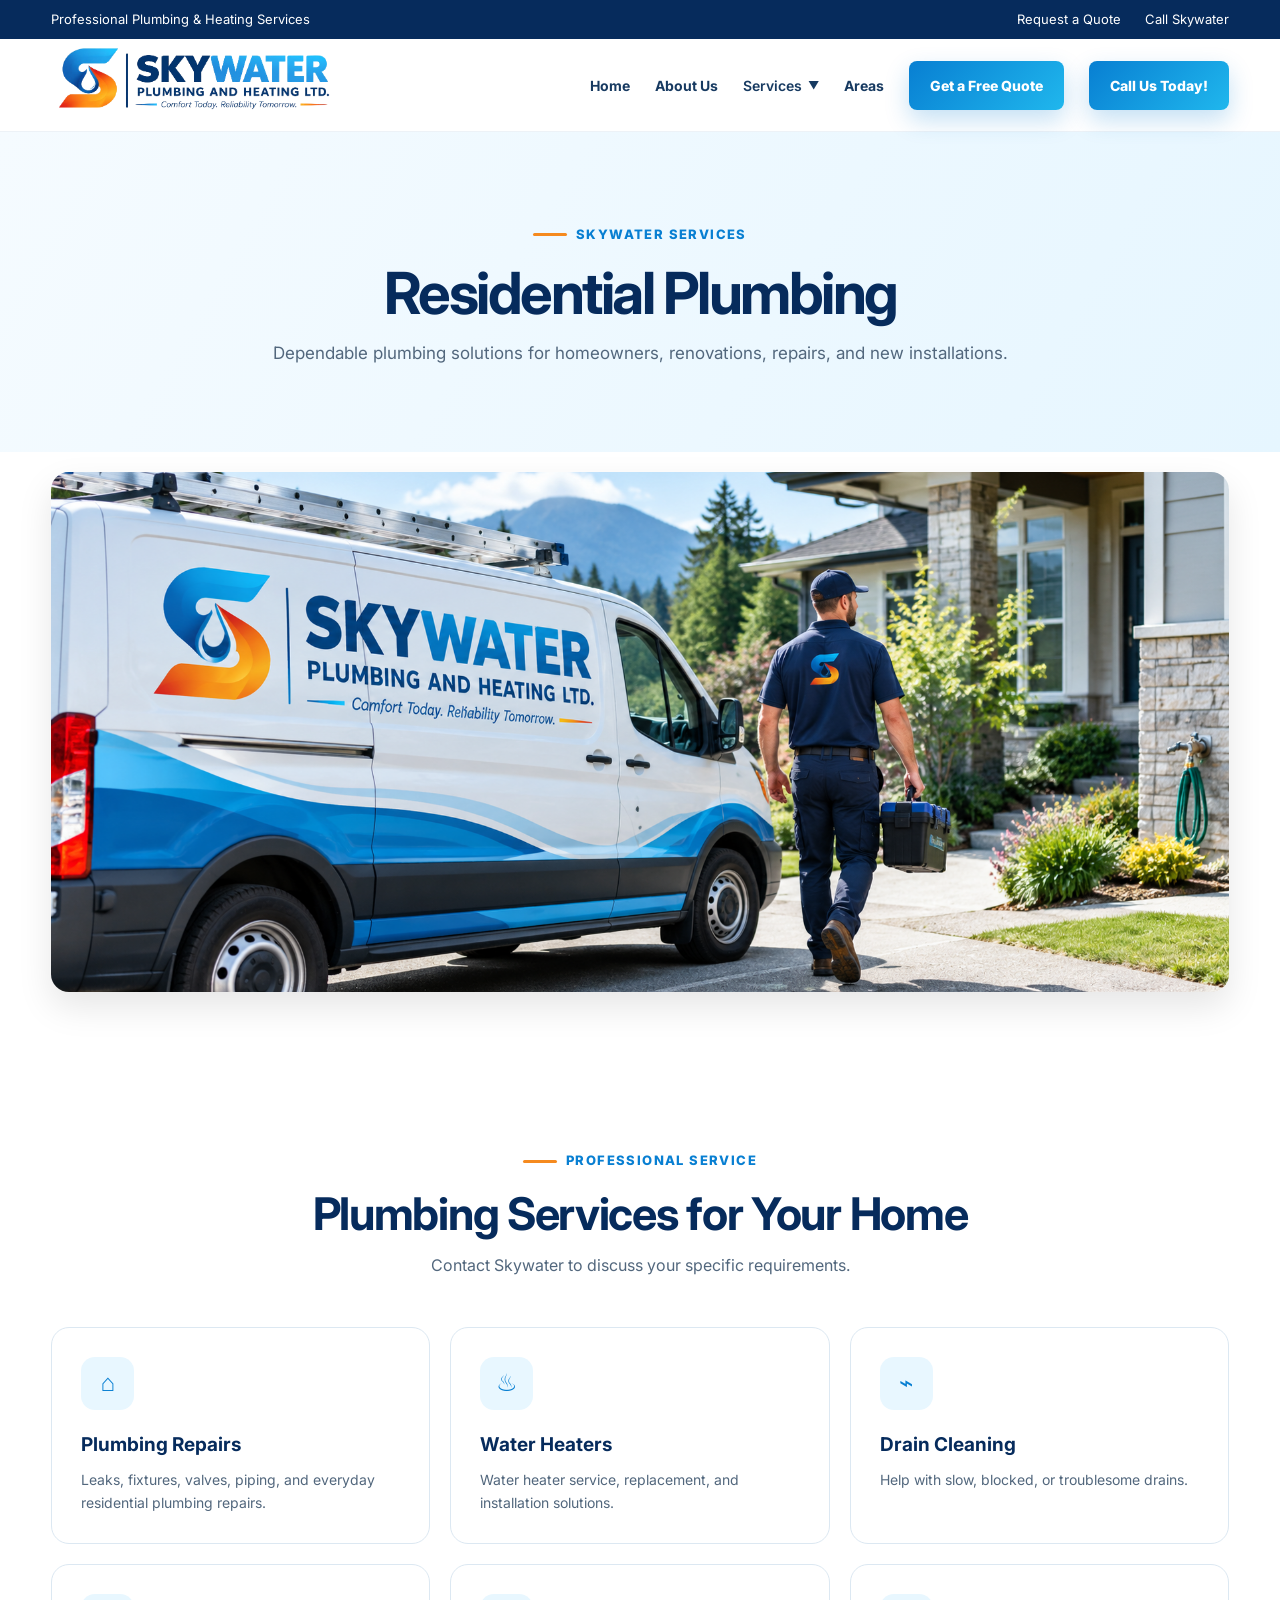
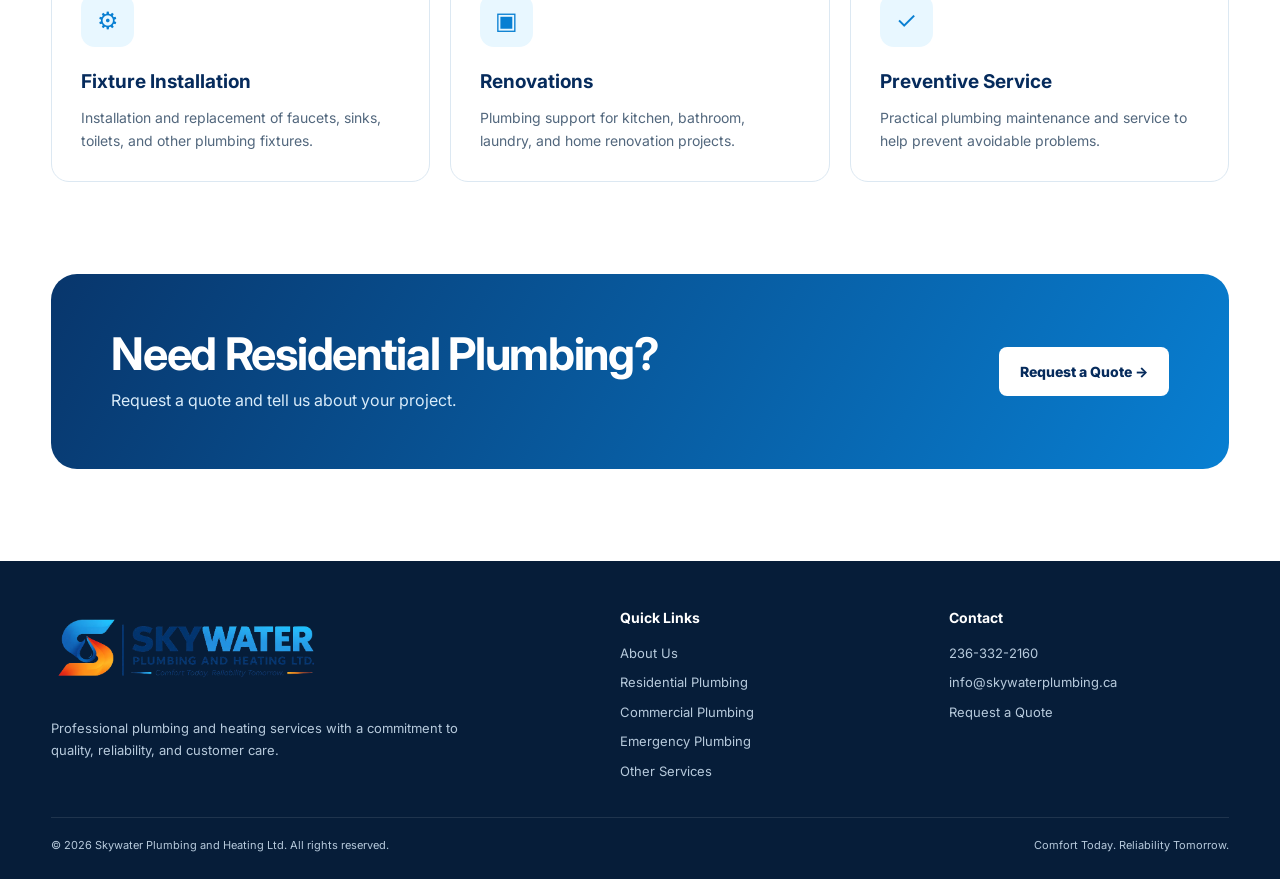
<file: residential.html>
<!DOCTYPE html>

<html lang="en">

<head>
<meta charset="UTF-8">
<meta name="viewport" content="width=device-width, initial-scale=1.0">

<meta name="description" content="Skywater Plumbing and Heating Ltd. — Comfort Today. Reliability Tomorrow.">
<link rel="icon" type="image/png" href="skywater-logo.png">
<title>Residential Plumbing | Skywater Plumbing and Heating Ltd.</title>

<link rel="preconnect" href="https://fonts.googleapis.com">
<link rel="preconnect" href="https://fonts.gstatic.com" crossorigin>

<link href="https://fonts.googleapis.com/css2?family=Inter:wght@400;500;600;700;800&display=swap" rel="stylesheet">

<link rel="stylesheet" href="styles.css">

<style>

/* =========================================
   SERVICES DROPDOWN
========================================= */

.services-dropdown {
    position: relative;
}

.services-btn {
    background: none;
    border: none;
    font-family: inherit;
    font-size: inherit;
    font-weight: 600;
    color: inherit;
    cursor: pointer;
    padding: 10px 0;

    display: flex;
    align-items: center;
    gap: 6px;
}

.dropdown-arrow {
    font-size: 11px;
    transition: transform 0.2s ease;
}

.services-dropdown.open .dropdown-arrow {
    transform: rotate(180deg);
}


/* Dropdown menu */

.dropdown-menu {
    display: none;

    position: absolute;
    top: calc(100% + 10px);
    left: 0;

    min-width: 220px;

    background: #ffffff;

    border: 1px solid #e5e7eb;
    border-radius: 10px;

    padding: 8px 0;

    box-shadow: 0 15px 35px rgba(0, 0, 0, 0.15);

    z-index: 9999;
}


/* Open dropdown */

.services-dropdown.open .dropdown-menu {
    display: block;
}


/* Dropdown links */

.dropdown-menu a {
    display: block;

    padding: 12px 18px;

    color: #222222;

    text-decoration: none;

    font-weight: 500;

    transition:
        background 0.2s ease,
        color 0.2s ease;
}


/* Hover */

.dropdown-menu a:hover {
    background: #f1f7fb;
    color: #0077b6;
}


/* =========================================
   MOBILE DROPDOWN
========================================= */

@media (max-width: 900px) {

    .services-dropdown {
        width: 100%;
    }

    .services-btn {
        width: 100%;
        justify-content: space-between;
        padding: 12px 0;
    }

    .dropdown-menu {
        position: static;

        width: 100%;

        border: none;
        border-radius: 0;

        box-shadow: none;

        background: #f8fafc;

        padding: 5px 0 5px 15px;
    }

    .dropdown-menu a {
        padding: 11px 15px;
    }

}

</style>

</head>

<body>

<!-- =========================================
     TOP BAR
========================================= -->

<div class="topbar">


<div class="container">

    <span>
        Professional Plumbing & Heating Services
    </span>

    <div class="topbar-right">

        <a href="contact.html">
            Request a Quote
        </a>

        <a href="tel:2363322160">
            Call Skywater
        </a>

    </div>

</div>


</div>

<!-- =========================================
     HEADER
========================================= -->

<header>

<div class="container nav">


<!-- LOGO -->

<a href="index.html">

    <img
        class="logo"
        src="skywater-logo.png"
        alt="Skywater Plumbing and Heating Ltd."
    >

</a>


<!-- NAVIGATION -->

<nav class="navlinks">


    <a href="index.html">
        Home
    </a>


    <a href="about.html">
        About Us
    </a>


    <!-- =================================
         SERVICES DROPDOWN
    ================================== -->

    <div class="services-dropdown">

        <button
            type="button"
            class="services-btn"
            onclick="toggleServices(event)"
            aria-haspopup="true"
            aria-expanded="false"
        >

            Services

            <span class="dropdown-arrow">
                ▼
            </span>

        </button>


        <div class="dropdown-menu">

            <a
                class="active"
                href="residential.html"
            >
                Residential Plumbing
            </a>

            <a href="commercial.html">
                Commercial Plumbing
            </a>

            <a href="emergency.html">
                Emergency Plumbing
            </a>

            <a href="other-services.html">
                Other Services
            </a>

        </div>

    </div>


    <!-- SERVICE AREAS -->

    <a href="service-areas.html">
        Areas
    </a>


    <!-- QUOTE BUTTON -->

    <a
        class="btn btn-primary"
        href="contact.html"
    >
        Get a Free Quote
    </a>
<a
			class="btn btn-primary"
			href="tel:2363322160">
			Call Us Today!
			</a>
</nav>


<!-- MOBILE MENU BUTTON -->

<button
    class="mobile-btn"
    onclick="toggleMenu()"
    aria-label="Open navigation menu"
>
    ☰
</button>


</div>

</header>

<!-- =========================================
     MAIN CONTENT
========================================= -->

<main>

<!-- =========================================
     PAGE HERO
========================================= -->

<section class="page-hero">

<div class="container">


<div class="eyebrow">
    Skywater Services
</div>

<h1>
    Residential Plumbing
</h1>

<p>
    Dependable plumbing solutions for homeowners,
    renovations, repairs, and new installations.
</p>


</div>

</section>

<!-- =========================================
     RESIDENTIAL SERVICES
========================================= -->
<section class="work-photo-section">
    <div class="container">

        <img
            class="work-photo"
            src="residential-plumbing.png"
            alt="Skywater plumber completing residential plumbing work"
        >

    </div>
</section>
<section>

<div class="container">


<div class="section-head">

    <div class="eyebrow">
        Professional Service
    </div>

    <h2>
        Plumbing Services for Your Home
    </h2>

    <p>
        Contact Skywater to discuss your specific requirements.
    </p>

</div>


<div class="grid3">


    <!-- PLUMBING REPAIRS -->

    <div class="card">

        <div class="icon">
            ⌂
        </div>

        <h3>
            Plumbing Repairs
        </h3>

        <p>
            Leaks, fixtures, valves, piping, and everyday
            residential plumbing repairs.
        </p>

    </div>


    <!-- WATER HEATERS -->

    <div class="card">

        <div class="icon">
            ♨
        </div>

        <h3>
            Water Heaters
        </h3>

        <p>
            Water heater service, replacement,
            and installation solutions.
        </p>

    </div>


    <!-- DRAIN CLEANING -->

    <div class="card">

        <div class="icon">
            ⌁
        </div>

        <h3>
            Drain Cleaning
        </h3>

        <p>
            Help with slow, blocked, or troublesome drains.
        </p>

    </div>


    <!-- FIXTURE INSTALLATION -->

    <div class="card">

        <div class="icon">
            ⚙
        </div>

        <h3>
            Fixture Installation
        </h3>

        <p>
            Installation and replacement of faucets,
            sinks, toilets, and other plumbing fixtures.
        </p>

    </div>


    <!-- RENOVATIONS -->

    <div class="card">

        <div class="icon">
            ▣
        </div>

        <h3>
            Renovations
        </h3>

        <p>
            Plumbing support for kitchen, bathroom,
            laundry, and home renovation projects.
        </p>

    </div>


    <!-- PREVENTIVE SERVICE -->

    <div class="card">

        <div class="icon">
            ✓
        </div>

        <h3>
            Preventive Service
        </h3>

        <p>
            Practical plumbing maintenance and service
            to help prevent avoidable problems.
        </p>

    </div>


</div>


</div>

</section>

<!-- =========================================
     CTA
========================================= -->

<section class="cta">

<div class="container">


<div class="cta-box">

    <div>

        <h2>
            Need Residential Plumbing?
        </h2>

        <p>
            Request a quote and tell us about your project.
        </p>

    </div>


    <a
        class="btn"
        href="contact.html"
    >
        Request a Quote →
    </a>

</div>


</div>

</section>

</main>

<!-- =========================================
     FOOTER
========================================= -->

<footer>

<div class="container">

<div class="footer-grid">


    <!-- COMPANY -->

    <div>

        <img
            class="footer-logo"
            src="skywater-logo.png"
            alt="Skywater Plumbing and Heating Ltd."
        >

        <p>
            Professional plumbing and heating services
            with a commitment to quality, reliability,
            and customer care.
        </p>

    </div>


    <!-- QUICK LINKS -->

    <div>

        <h4>
            Quick Links
        </h4>

        <div class="footer-links">

            <a href="about.html">
                About Us
            </a>

            <a href="residential.html">
                Residential Plumbing
            </a>

            <a href="commercial.html">
                Commercial Plumbing
            </a>

            <a href="emergency.html">
                Emergency Plumbing
            </a>

            <a href="other-services.html">
                Other Services
            </a>

        </div>

    </div>


    <!-- CONTACT -->

    <div>

        <h4>
            Contact
        </h4>

        <div class="footer-links">

            <a href="tel:2363322160">
                236-332-2160
            </a>

            <a href="mailto:info@skywaterplumbing.ca">
                info@skywaterplumbing.ca
            </a>

            <a href="contact.html">
                Request a Quote
            </a>

        </div>

    </div>


</div>


<!-- COPYRIGHT -->

<div class="copyright">

    <span>
        © <span id="year"></span>
        Skywater Plumbing and Heating Ltd.
        All rights reserved.
    </span>

    <span>
        Comfort Today. Reliability Tomorrow.
    </span>

</div>


</div>

</footer>

<!-- =========================================
     JAVASCRIPT
========================================= -->

<script>

/* =========================================
   CURRENT YEAR
========================================= */

document.getElementById("year").textContent =
    new Date().getFullYear();


/* =========================================
   SERVICES DROPDOWN
========================================= */

function toggleServices(event) {

    event.stopPropagation();

    const dropdown =
        document.querySelector(".services-dropdown");

    const button =
        document.querySelector(".services-btn");

    const currentlyOpen =
        dropdown.classList.contains("open");


    dropdown.classList.toggle("open");


    button.setAttribute(
        "aria-expanded",
        !currentlyOpen
    );

}


/* =========================================
   CLOSE DROPDOWN WHEN CLICKING OUTSIDE
========================================= */

document.addEventListener("click", function(event) {

    const dropdown =
        document.querySelector(".services-dropdown");

    const button =
        document.querySelector(".services-btn");


    if (!dropdown.contains(event.target)) {

        dropdown.classList.remove("open");

        button.setAttribute(
            "aria-expanded",
            "false"
        );

    }

});


/* =========================================
   MOBILE MENU
========================================= */

function toggleMenu() {

    const nav =
        document.querySelector(".navlinks");


    if (nav.style.display === "flex") {

        nav.style.display = "none";

    } else {

        nav.style.display = "flex";

        nav.style.position = "absolute";

        nav.style.top = "76px";

        nav.style.left = "4%";

        nav.style.right = "4%";

        nav.style.background = "#fff";

        nav.style.padding = "20px";

        nav.style.flexDirection = "column";

        nav.style.alignItems = "stretch";

        nav.style.boxShadow =
            "0 15px 35px rgba(0,0,0,.12)";

        nav.style.zIndex = "9998";

    }

}

</script>

</body>
</html>
</file>
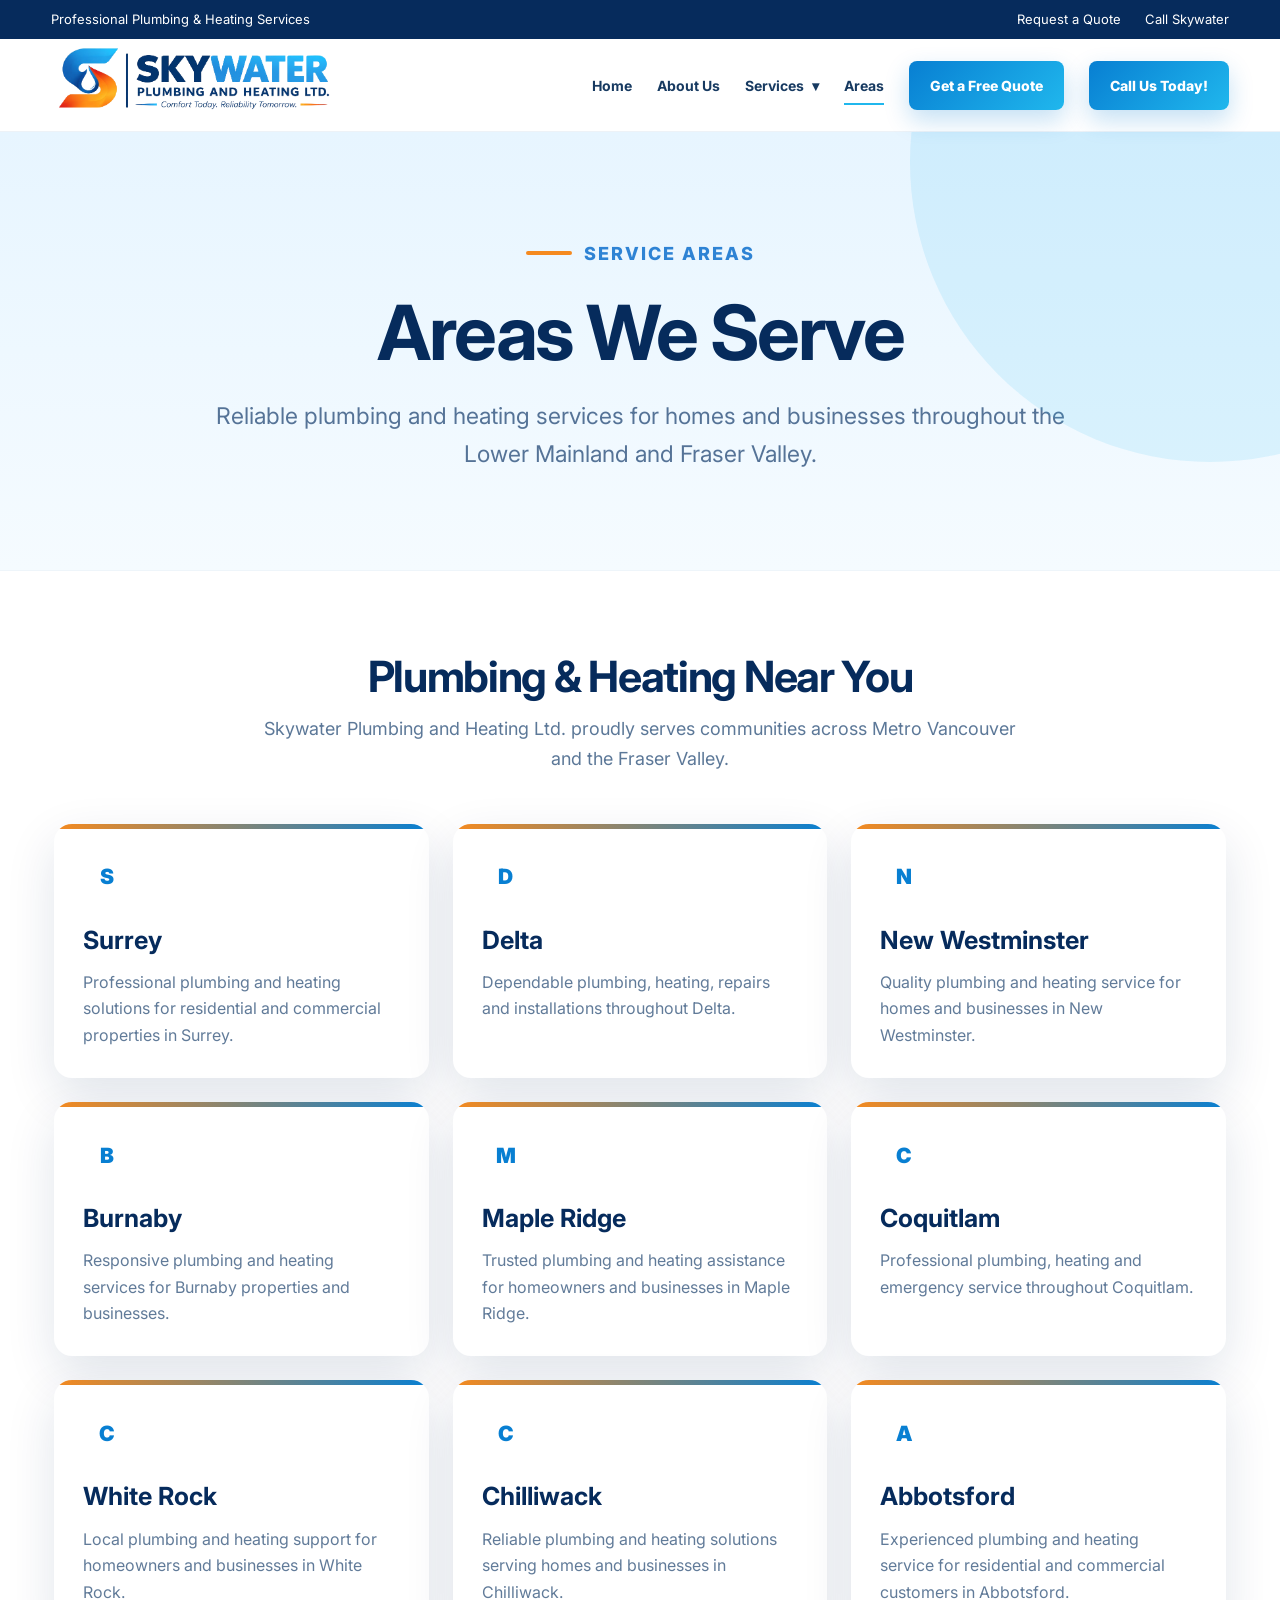
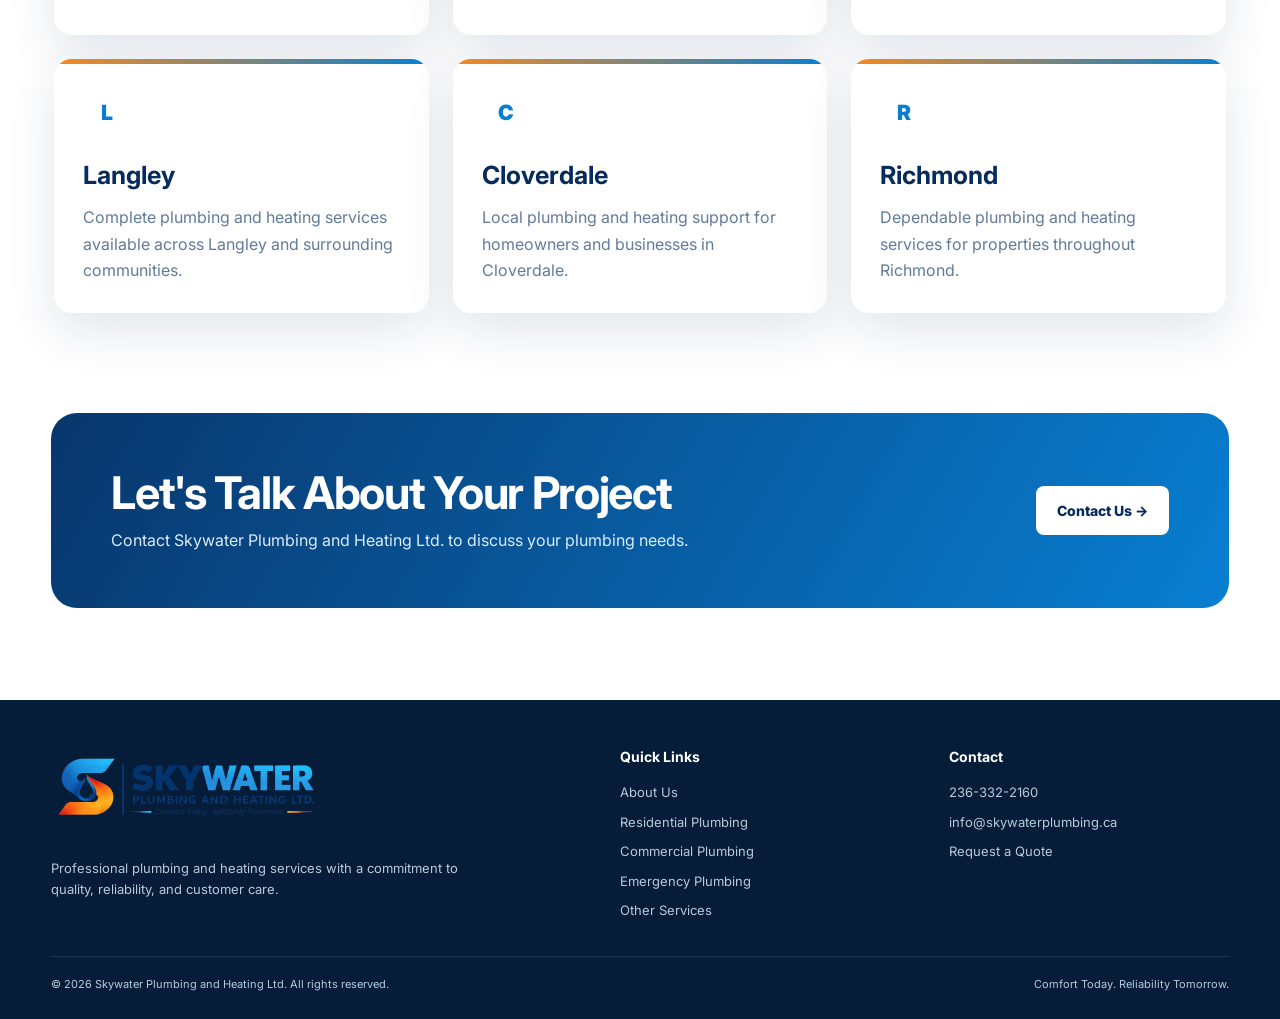
<file: service-areas.html>
<!DOCTYPE html>
<html lang="en">

<head>
    <meta charset="UTF-8">
    <meta name="viewport" content="width=device-width, initial-scale=1.0">

    <meta name="description"
        content="Skywater Plumbing and Heating Ltd. — Comfort Today. Reliability Tomorrow.">
<link rel="icon" type="image/png" href="skywater-logo.png">
    <title>Areas | Skywater Plumbing and Heating Ltd.</title>

    <link rel="preconnect" href="https://fonts.googleapis.com">
    <link rel="preconnect" href="https://fonts.gstatic.com" crossorigin>

    <link href="https://fonts.googleapis.com/css2?family=Inter:wght@400;500;600;700;800&display=swap"
        rel="stylesheet">

    <link rel="stylesheet" href="styles.css">


    <!-- SERVICES DROPDOWN CSS -->
    <style>
	


    /* Hero */
    .hero{
      background:linear-gradient(180deg,#e7f5ff 0%,#f5fbff 100%);
      padding:104px 20px 96px;
      text-align:center;
      border-bottom:1px solid #eef5fa;
    }
    .eyebrow{
      display:inline-flex;
      align-items:center;
      gap:12px;
      color:#2e83d4;
      font-weight:800;
      letter-spacing:2px;
      font-size:18px;
      text-transform:uppercase;
      margin-bottom:25px;
    }
    .eyebrow:before{
      content:"";
      width:46px;
      height:4px;
      background:var(--orange);
      border-radius:3px;
    }
    .hero h1{
      margin:0;
      color:var(--navy);
      font-size:clamp(48px,6vw,76px);
      line-height:1.05;
      letter-spacing:-2.5px;
    }
    .hero p{
      max-width:900px;
      margin:25px auto 0;
      font-size:23px;
      color:#557397;
    }

    /* Areas */
    .areas-section{
      padding:82px 4.2% 100px;
      background:var(--blue-pale);
    }
    .section-heading{text-align:center;margin-bottom:50px}
    .section-heading h2{
      margin:0;
      font-size:43px;
      line-height:1.1;
      color:var(--navy);
    }
    .section-heading p{
      margin:14px auto 0;
      max-width:760px;
      font-size:18px;
      color:#5c7898;
    }

    .areas-grid{
      max-width:1240px;
      margin:0 auto;
      display:grid;
      grid-template-columns:repeat(3,1fr);
      gap:24px;
    }

    .area-card{
      background:#fff;
      border:1px solid var(--border);
      border-radius:18px;
      padding:30px 29px;
      box-shadow:var(--shadow);
      transition:transform .2s ease, box-shadow .2s ease, border-color .2s ease;
      position:relative;
      overflow:hidden;
    }
    .area-card:before{
      content:"";
      position:absolute;
      left:0;top:0;
      width:100%;
      height:5px;
      background:linear-gradient(90deg,var(--orange),var(--blue));
    }
    .area-card:hover{
      transform:translateY(-5px);
      box-shadow:0 20px 42px rgba(23,51,109,.14);
      border-color:#c8dff0;
    }
    .area-icon{
      width:48px;height:48px;
      display:grid;
      place-items:center;
      border-radius:12px;
      background:var(--blue-light);
      color:var(--blue);
      font-weight:900;
      font-size:21px;
      margin-bottom:18px;
    }
    .area-card h3{
      margin:0 0 8px;
      color:var(--navy);
      font-size:25px;
    }
    .area-card p{
      margin:0;
      color:#617b99;
      font-size:16px;
    }

   

   

        /* Services dropdown container */
        .services-dropdown {
            position: relative;
            display: inline-block;
        }


        /* Services button */
        .services-dropdown-btn {
            border: none;
            background: transparent;
            color: inherit;
            font-family: inherit;
            font-size: inherit;
            font-weight: inherit;
            cursor: pointer;
            padding: 0;
        }


        /* Dropdown arrow */
        .services-arrow {
            display: inline-block;
            margin-left: 5px;
            transition: transform 0.2s ease;
        }


        /* Rotate arrow when open */
        .services-dropdown.open .services-arrow {
            transform: rotate(180deg);
        }


        /* Dropdown menu */
        .services-dropdown-menu {
            display: none;
            position: absolute;
            top: calc(100% + 15px);
            left: 0;

            min-width: 230px;

            background: #ffffff;

            border-radius: 8px;

            box-shadow: 0 12px 30px rgba(0, 0, 0, 0.15);

            overflow: hidden;

            z-index: 9999;
        }


        /* Show dropdown */
        .services-dropdown-menu.show {
            display: block;
        }


        /* Dropdown links */
        .services-dropdown-menu a {
            display: block;

            padding: 14px 18px;

            color: #222222;

            text-decoration: none;

            font-size: 15px;

            font-weight: 500;

            background: #ffffff;

            transition: all 0.2s ease;
        }


        /* Hover */
        .services-dropdown-menu a:hover {
            background: #f1f7fa;
            color: #0077b6;
        }


        /* Mobile dropdown */
        @media (max-width: 900px) {

            .services-dropdown {
                width: 100%;
            }

            .services-dropdown-btn {
                width: 100%;
                text-align: left;
                padding: 12px 0;
            }

            .services-dropdown-menu {
                position: static;

                width: 100%;

                margin-top: 5px;

                box-shadow: none;

                border: 1px solid #eeeeee;

                border-radius: 6px;
            }

            .services-dropdown-menu a {
                padding: 12px 15px;
            }

        }
		/* ================================
   MOBILE SERVICE AREA FIX
   ================================ */

@media screen and (max-width: 800px) {

    .areas-section {
        width: 100%;
        padding: 50px 16px 70px;
        box-sizing: border-box;
    }

    .areas-grid {
        display: grid !important;
        grid-template-columns: 1fr !important;
        grid-template-rows: auto !important;
        width: 100% !important;
        max-width: 100% !important;
        gap: 20px !important;
        margin: 0 auto;
        box-sizing: border-box;
    }

    .area-card {
        display: block;
        width: 100% !important;
        max-width: 100% !important;
        min-width: 0 !important;
        margin: 0 !important;
        padding: 25px 22px !important;
        box-sizing: border-box;
        overflow-wrap: break-word;
        word-wrap: break-word;
    }

    .area-card h3 {
        font-size: 24px;
        line-height: 1.2;
        margin: 0 0 10px;
        overflow-wrap: break-word;
    }

    .area-card p {
        font-size: 16px;
        line-height: 1.6;
        margin: 0;
        overflow-wrap: break-word;
        word-break: normal;
    }

    .area-icon {
        width: 45px;
        height: 45px;
        margin-bottom: 15px;
    }
}

    </style>

</head>


<body>


<!-- TOP BAR -->

<div class="topbar">

    <div class="container">

        <span>
            Professional Plumbing & Heating Services
        </span>

        <div class="topbar-right">

            <a href="contact.html">
                Request a Quote
            </a>

            <a href="tel:2363322160">
                Call Skywater
            </a>

        </div>

    </div>

</div>



<!-- HEADER -->

<header>

    <div class="container nav">


        <!-- LOGO -->

        <a href="index.html">

            <img
                class="logo"
                src="skywater-logo.png"
                alt="Skywater Plumbing and Heating Ltd.">

        </a>



        <!-- NAVIGATION -->

        <nav class="navlinks">


            <a href="index.html">
                Home
            </a>


            <a  href="about.html">
                About Us
            </a>



            <!-- SERVICES DROPDOWN -->

            <div class="services-dropdown">


                <button
                    type="button"
                    class="services-dropdown-btn"
                    onclick="toggleServices(event)">

                    Services

                    <span class="services-arrow">
                        ▾
                    </span>

                </button>



                <div class="services-dropdown-menu">


                    <a href="residential.html">
                        Residential Plumbing
                    </a>


                    <a href="commercial.html">
                        Commercial Plumbing
                    </a>


                    <a href="emergency.html">
                        Emergency Plumbing
                    </a>


                    <a href="other-services.html">
                        Other Services
                    </a>


                </div>

            </div>



            <a class="active" href="service-areas.html">
                 Areas
            </a>



            <a
                class="btn btn-primary"
                href="contact.html">

                Get a Free Quote

            </a>
<a
			class="btn btn-primary"
			href="tel:2363322160">
			Call Us Today!
			</a>

        </nav>



        <!-- MOBILE MENU BUTTON -->

        <button
            class="mobile-btn"
            onclick="toggleMenu()">

            ☰

        </button>


    </div>

</header>



<!-- MAIN -->

<main>


    <!-- HERO -->

     <section class="hero">
      <div class="eyebrow">SERVICE AREAS</div>
      <h1>Areas We Serve</h1>
      <p>
        Reliable plumbing and heating services for homes and businesses
        throughout the Lower Mainland and Fraser Valley.
      </p>
    </section>

    <section class="areas-section">
      <div class="section-heading">
        <h2>Plumbing &amp; Heating Near You</h2>
        <p>
          Skywater Plumbing and Heating Ltd. proudly serves communities
          across Metro Vancouver and the Fraser Valley.
        </p>
      </div>

      <div class="areas-grid">
        <article class="area-card">
          <div class="area-icon">S</div>
          <h3>Surrey</h3>
          <p>Professional plumbing and heating solutions for residential and commercial properties in Surrey.</p>
        </article>

        <article class="area-card">
          <div class="area-icon">D</div>
          <h3>Delta</h3>
          <p>Dependable plumbing, heating, repairs and installations throughout Delta.</p>
        </article>

        <article class="area-card">
          <div class="area-icon">N</div>
          <h3>New Westminster</h3>
          <p>Quality plumbing and heating service for homes and businesses in New Westminster.</p>
        </article>

        <article class="area-card">
          <div class="area-icon">B</div>
          <h3>Burnaby</h3>
          <p>Responsive plumbing and heating services for Burnaby properties and businesses.</p>
        </article>

        <article class="area-card">
          <div class="area-icon">M</div>
          <h3>Maple Ridge</h3>
          <p>Trusted plumbing and heating assistance for homeowners and businesses in Maple Ridge.</p>
        </article>

        <article class="area-card">
          <div class="area-icon">C</div>
          <h3>Coquitlam</h3>
          <p>Professional plumbing, heating and emergency service throughout Coquitlam.</p>
        </article>
		
		 <article class="area-card">
          <div class="area-icon">C</div>
          <h3>White Rock</h3>
          <p>Local plumbing and heating support for homeowners and businesses in White Rock.</p>
        </article>

        <article class="area-card">
          <div class="area-icon">C</div>
          <h3>Chilliwack</h3>
          <p>Reliable plumbing and heating solutions serving homes and businesses in Chilliwack.</p>
        </article>

        <article class="area-card">
          <div class="area-icon">A</div>
          <h3>Abbotsford</h3>
          <p>Experienced plumbing and heating service for residential and commercial customers in Abbotsford.</p>
        </article>

        <article class="area-card">
          <div class="area-icon">L</div>
          <h3>Langley</h3>
          <p>Complete plumbing and heating services available across Langley and surrounding communities.</p>
        </article>

        <article class="area-card">
          <div class="area-icon">C</div>
          <h3>Cloverdale</h3>
          <p>Local plumbing and heating support for homeowners and businesses in Cloverdale.</p>
        </article>

        <article class="area-card">
          <div class="area-icon">R</div>
          <h3>Richmond</h3>
          <p>Dependable plumbing and heating services for properties throughout Richmond.</p>
        </article>
      </div>
    </section>

   



    <!-- CTA -->

    <section class="cta">

        <div class="container">


            <div class="cta-box">


                <div>

                    <h2>
                        Let's Talk About Your Project
                    </h2>

                    <p>
                        Contact Skywater Plumbing and Heating Ltd.
                        to discuss your plumbing needs.
                    </p>

                </div>


                <a
                    class="btn"
                    href="contact.html">

                    Contact Us →

                </a>


            </div>

        </div>

    </section>


</main>



<!-- FOOTER -->

<footer>

    <div class="container">


        <div class="footer-grid">


            <div>


                <img
                    class="footer-logo"
                    src="skywater-logo.png"
                    alt="Skywater Plumbing and Heating Ltd.">


                <p>
                    Professional plumbing and heating services with
                    a commitment to quality, reliability, and customer care.
                </p>


            </div>



            <div>


                <h4>
                    Quick Links
                </h4>


                <div class="footer-links">


                    <a href="about.html">
                        About Us
                    </a>


                    <a href="residential.html">
                        Residential Plumbing
                    </a>


                    <a href="commercial.html">
                        Commercial Plumbing
                    </a>


                    <a href="emergency.html">
                        Emergency Plumbing
                    </a>


                    <a href="other-services.html">
                        Other Services
                    </a>


                </div>

            </div>



            <div>


                <h4>
                    Contact
                </h4>


                <div class="footer-links">


                    <a href="tel:2363322160">
                        236-332-2160
                    </a>


                    <a href="mailto:info@skywaterplumbing.ca">
                        info@skywaterplumbing.ca
                    </a>


                    <a href="contact.html">
                        Request a Quote
                    </a>


                </div>

            </div>


        </div>



        <div class="copyright">


            <span>

                ©
                <span id="year"></span>

                Skywater Plumbing and Heating Ltd.
                All rights reserved.

            </span>


            <span>
                Comfort Today. Reliability Tomorrow.
            </span>


        </div>


    </div>

</footer>



<!-- JAVASCRIPT -->

<script>


/* ================================
   COPYRIGHT YEAR
================================ */

document.getElementById("year").textContent =
    new Date().getFullYear();



/* ================================
   SERVICES DROPDOWN
================================ */

function toggleServices(event) {

    event.stopPropagation();

    const dropdown =
        document.querySelector(".services-dropdown");

    const menu =
        document.querySelector(".services-dropdown-menu");


    dropdown.classList.toggle("open");

    menu.classList.toggle("show");

}



/* ================================
   CLOSE SERVICES DROPDOWN
   WHEN CLICKING OUTSIDE
================================ */

document.addEventListener("click", function(event) {

    const dropdown =
        document.querySelector(".services-dropdown");

    const menu =
        document.querySelector(".services-dropdown-menu");


    if (!dropdown.contains(event.target)) {

        dropdown.classList.remove("open");

        menu.classList.remove("show");

    }

});



/* ================================
   MOBILE MENU
================================ */

function toggleMenu() {

    const nav =
        document.querySelector(".navlinks");


    nav.style.display =
        nav.style.display === "flex"
            ? "none"
            : "flex";


    if (nav.style.display === "flex") {

        nav.style.position = "absolute";

        nav.style.top = "76px";

        nav.style.left = "4%";

        nav.style.right = "4%";

        nav.style.background = "#fff";

        nav.style.padding = "20px";

        nav.style.flexDirection = "column";

        nav.style.alignItems = "stretch";

        nav.style.boxShadow =
            "0 15px 35px rgba(0,0,0,.12)";

    }

}

</script>


</body>
</html>
</file>
<file: styles.css>
:root{--navy:#062b5c;--blue:#087fd2;--cyan:#20b7ed;--orange:#f58a1f;--sky:#eaf7ff;--dark:#0b1d33;--text:#52677d;--line:#dce8f2;--white:#fff;--shadow:0 18px 50px rgba(6,43,92,.12)}
*{box-sizing:border-box;margin:0;padding:0}html{scroll-behavior:smooth}body{font-family:Inter,Arial,sans-serif;color:var(--dark);line-height:1.65;background:#fff}a{text-decoration:none;color:inherit}.container{width:min(1180px,92%);margin:auto}
.topbar{background:var(--navy);color:#fff;font-size:13px}.topbar .container{display:flex;justify-content:space-between;padding:9px 0}.topbar a:hover{color:#8ddcff}.topbar-right{display:flex;gap:24px}
header{position:sticky;top:0;z-index:50;background:rgba(255,255,255,.97);backdrop-filter:blur(10px);border-bottom:1px solid #edf2f7}.nav{height:92px;display:flex;align-items:center;justify-content:space-between;gap:25px}.logo{width:285px}.navlinks{display:flex;align-items:center;gap:25px;font-size:14px;font-weight:700;color:#173a61}.navlinks a:not(.btn){position:relative}.navlinks a:not(.btn):after{content:"";position:absolute;left:0;bottom:-8px;width:0;height:2px;background:var(--cyan);transition:.2s}.navlinks a:hover:after,.navlinks a.active:after{width:100%}
.btn{display:inline-flex;align-items:center;justify-content:center;gap:8px;border-radius:8px;padding:13px 21px;font-weight:800;font-size:14px;transition:.2s;border:0;cursor:pointer}.btn-primary{background:linear-gradient(135deg,var(--blue),var(--cyan));color:#fff;box-shadow:0 10px 24px rgba(8,127,210,.24)}.btn-primary:hover{transform:translateY(-2px)}.btn-outline{border:1px solid #b9d5e9;color:var(--navy);background:#fff}.mobile-btn{display:none;background:none;border:0;font-size:28px;color:var(--navy)}
.hero{position:relative;overflow:hidden;background:linear-gradient(120deg,#f7fcff,#e8f6ff 58%,#fff)}.hero:before{content:"";position:absolute;width:600px;height:600px;border-radius:50%;right:-230px;top:-270px;background:rgba(32,183,237,.12)}.hero-grid{min-height:610px;display:grid;grid-template-columns:1.05fr .95fr;align-items:center;gap:50px;position:relative;z-index:1}.eyebrow{display:inline-flex;align-items:center;gap:9px;color:var(--blue);font-size:13px;font-weight:800;text-transform:uppercase;letter-spacing:1.4px;margin-bottom:17px}.eyebrow:before{content:"";width:34px;height:3px;background:var(--orange);border-radius:3px}h1{font-size:clamp(42px,5vw,66px);line-height:1.05;letter-spacing:-2.5px;color:var(--navy);margin-bottom:22px}h1 span{color:var(--blue)}.hero p{font-size:18px;color:var(--text);max-width:610px;margin-bottom:30px}.hero-actions{display:flex;gap:13px;flex-wrap:wrap}
.hero-card{background:#fff;border:1px solid #dcecf6;border-radius:28px;padding:10px;box-shadow:var(--shadow);position:relative}.hero-card:before{content:"";position:absolute;left:0;top:32px;bottom:32px;width:5px;border-radius:0 5px 5px 0;background:linear-gradient(var(--cyan),var(--blue))}.hero-card h3{font-size:22px;color:var(--navy);margin-bottom:7px}.hero-card>p{font-size:14px;color:var(--text);margin-bottom:20px}.service-mini{display:grid;grid-template-columns:1fr 1fr;gap:12px}.mini{padding:17px;background:#f6fbff;border:1px solid #e1eef6;border-radius:13px}.mini strong{display:block;color:var(--navy);font-size:14px}.mini span{font-size:12px;color:#6a7d91}
section{padding:92px 0}.section-head{text-align:center;max-width:760px;margin:0 auto 48px}.section-head .eyebrow{justify-content:center}h2{font-size:clamp(31px,4vw,45px);line-height:1.1;color:var(--navy);letter-spacing:-1.3px;margin-bottom:14px}.section-head p{color:var(--text)}
.grid3{display:grid;grid-template-columns:repeat(3,1fr);gap:20px}.card{padding:29px;border:1px solid var(--line);border-radius:18px;background:#fff;transition:.25s}.card:hover{transform:translateY(-5px);box-shadow:var(--shadow);border-color:#bfe2f5}.icon{width:53px;height:53px;border-radius:14px;background:#e8f7ff;color:var(--blue);display:grid;place-items:center;font-size:24px;margin-bottom:19px}.card h3{font-size:19px;color:var(--navy);margin-bottom:8px}.card p{font-size:14px;color:var(--text)}
.about-band{background:var(--navy);color:#fff}.about-grid{display:grid;grid-template-columns:1fr 1fr;gap:65px;align-items:center}.about-band h2{color:#fff}.about-band p{color:#c7d7e7;margin-bottom:20px}.about-band .eyebrow{color:#80d9ff}.about-art{min-height:360px;border-radius:28px;background:linear-gradient(145deg,#0d5c98,#073264);display:grid;place-items:center;position:relative;overflow:hidden}.about-art:before,.about-art:after{content:"";position:absolute;border:1px solid rgba(255,255,255,.15);border-radius:50%}.about-art:before{width:420px;height:420px}.about-art:after{width:270px;height:270px}.about-logo{width:285px;position:relative;z-index:2;filter:brightness(0) invert(1);opacity:.95}
.points{display:grid;grid-template-columns:1fr 1fr;gap:14px;margin-top:25px}.point{padding:17px;border:1px solid rgba(255,255,255,.13);border-radius:12px;background:rgba(255,255,255,.04);font-size:13px}.point strong{display:block;margin-bottom:3px;color:#fff}
.page-hero{padding:85px 0;background:linear-gradient(120deg,#f5fbff,#e6f6ff);text-align:center}.page-hero .eyebrow{justify-content:center}.page-hero h1{font-size:clamp(40px,5vw,58px);margin-bottom:15px}.page-hero p{max-width:760px;margin:auto;color:var(--text);font-size:17px}
.content-grid{display:grid;grid-template-columns:1.1fr .9fr;gap:55px;align-items:start}.content h2{margin-top:5px}.content h3{color:var(--navy);font-size:23px;margin:28px 0 8px}.content p{color:var(--text);margin-bottom:15px}.content ul{padding-left:20px;color:var(--text);margin:12px 0 20px}.content li{margin:7px 0}.mission-card{background:#f5fbff;border:1px solid var(--line);border-radius:20px;padding:28px;margin-bottom:18px}.mission-card h3{color:var(--navy);margin-bottom:7px;font-size:20px}.mission-card p{color:var(--text);font-size:14px}
.advantage{display:flex;gap:16px;padding:20px 0;border-bottom:1px solid var(--line)}.advantage:last-child{border:0}.adv-icon{width:45px;height:45px;flex:none;border-radius:12px;background:#e8f7ff;display:grid;place-items:center;font-size:20px}.advantage h3{margin:0 0 3px;font-size:17px}.advantage p{font-size:13px;margin:0}
.person{margin-top:28px;padding:22px;border-radius:16px;background:linear-gradient(135deg,#062b5c,#087fd2);color:#fff}.person h3{color:#fff;margin:0 0 3px}.person p{color:#d9ecfa;margin:0;font-size:13px}
.cta{padding:0 0 92px}.cta-box{background:linear-gradient(120deg,#08366c,#087fd2);border-radius:26px;padding:55px 60px;color:#fff;display:flex;justify-content:space-between;align-items:center;gap:30px}.cta h2{color:#fff;margin-bottom:9px}.cta p{color:#d9ecfa}.cta .btn{background:#fff;color:var(--navy);white-space:nowrap}
.contact{background:#f5fbff}.contact-grid{display:grid;grid-template-columns:.85fr 1.15fr;gap:28px}.contact-card,.form-card{background:#fff;border:1px solid var(--line);border-radius:20px;padding:30px}.contact-card h3,.form-card h3{color:var(--navy);font-size:22px;margin-bottom:18px}.contact-item{display:flex;gap:14px;padding:15px 0;border-bottom:1px solid #edf3f7}.contact-icon{width:38px;height:38px;border-radius:10px;background:#e8f7ff;color:var(--blue);display:grid;place-items:center;flex:none}.contact-item strong{display:block;color:var(--navy);font-size:13px}.contact-item span{font-size:13px;color:var(--text)}
.work-photo-section {
    padding: 20px 0 60px;
}

.work-photo {
    width: 100%;
    height: 520px;
    object-fit: cover;
    display: block;
    border-radius: 18px;
    box-shadow: 0 15px 35px rgba(0,0,0,0.10);
}

.hero-image img {
    width: 100%;
    height: 500px;
    object-fit: contain;
    border-radius: 20px;
}

@media (max-width: 768px) {

  .work-photo {
    width: 100%;
    height: auto;
    object-fit: contain;
    display: block;
    background: #f5f8fa;
}

.hero-image img {
    width: 100%;
    height: auto;
    object-fit: contain;
    display: block;
    background: #f5f8fa;
}

}
form{display:grid;grid-template-columns:1fr 1fr;gap:14px}.field.full{grid-column:1/-1}label{font-size:12px;font-weight:700;color:#36536f;display:block;margin-bottom:6px}input,textarea,select{width:100%;border:1px solid #d7e5ef;border-radius:9px;padding:12px 13px;font:inherit;font-size:13px}textarea{min-height:115px;resize:vertical}
footer{background:#061d39;color:#b7cadc;padding:45px 0 25px}.footer-grid{display:grid;grid-template-columns:1.3fr .7fr .7fr;gap:50px}.footer-logo{width:270px;margin-bottom:15px}footer p{font-size:13px;max-width:420px}footer h4{color:#fff;margin-bottom:14px;font-size:14px}.footer-links{display:grid;gap:8px;font-size:13px}.footer-links a:hover{color:#fff}.copyright{border-top:1px solid rgba(255,255,255,.1);margin-top:35px;padding-top:18px;font-size:11px;display:flex;justify-content:space-between;gap:20px}

@media(max-width:900px){.navlinks{display:none}.mobile-btn{display:block}.hero-grid,.about-grid,.content-grid,.contact-grid{grid-template-columns:1fr}.hero{padding:45px 0}.hero-grid{min-height:auto}.grid3{grid-template-columns:1fr 1fr}.cta-box{padding:42px 35px}.footer-grid{grid-template-columns:1fr 1fr}}
@media(max-width:600px){.topbar{display:none}.nav{height:76px}.logo{width:220px}section{padding:68px 0}h1{font-size:43px;letter-spacing:-1.8px}.hero p{font-size:16px}.grid3,.points{grid-template-columns:1fr}.service-mini{grid-template-columns:1fr}.cta-box{padding:34px 25px;display:block}.cta .btn{margin-top:22px}.footer-grid{grid-template-columns:1fr}.copyright{display:block}.copyright span{display:block;margin-top:8px}form{grid-template-columns:1fr}.field.full{grid-column:auto}.page-hero{padding:65px 0}}
</file>
